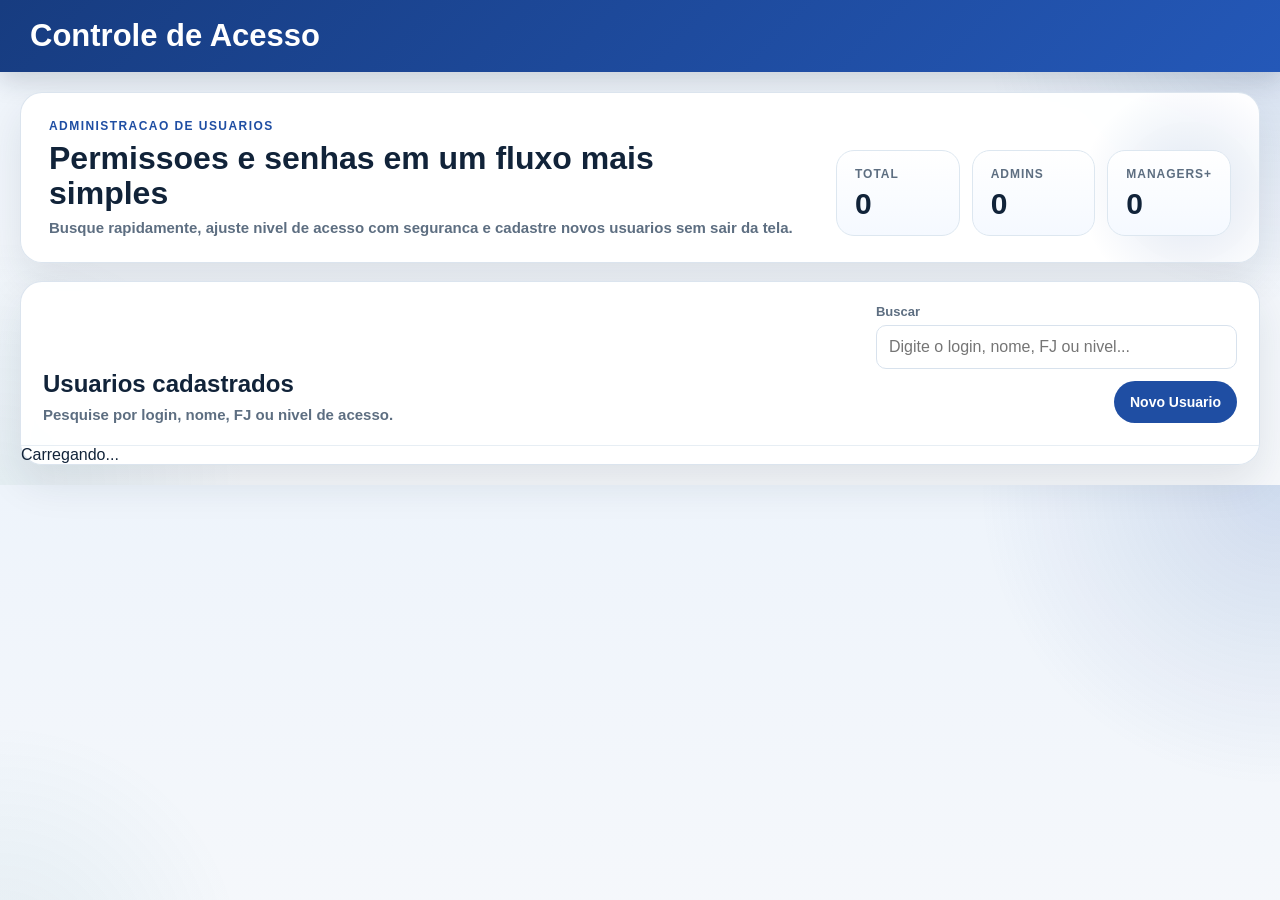
<file: TeamOps.UI/ui/access-control/index.html>
<!DOCTYPE html>
<html lang="pt-BR">
<head>
    <meta charset="UTF-8">
    <title>Controle de Acesso</title>
    <link rel="stylesheet" href="style.css">
</head>
<body>
    <div class="header-bar" data-i18n="headerBar">
        Controle de Acesso
    </div>

    <div class="page-shell">
        <section class="hero-card">
            <div class="hero-copy">
                <p class="eyebrow" data-i18n="eyebrow">Administracao de Usuarios</p>
                <h1 data-i18n="heroTitle">Permissoes e senhas em um fluxo mais simples</h1>
                <p class="hero-text" data-i18n="heroText">
                    Busque rapidamente, ajuste nivel de acesso com seguranca e cadastre novos usuarios sem sair da tela.
                </p>
            </div>

            <div class="metrics-strip">
                <div class="metric-card">
                    <span class="metric-label" data-i18n="metricTotal">Total</span>
                    <strong id="metricTotal">0</strong>
                </div>
                <div class="metric-card">
                    <span class="metric-label" data-i18n="metricAdmins">Admins</span>
                    <strong id="metricAdmins">0</strong>
                </div>
                <div class="metric-card">
                    <span class="metric-label" data-i18n="metricManagers">Managers+</span>
                    <strong id="metricManagers">0</strong>
                </div>
            </div>
        </section>

        <section class="table-card">
            <div class="panel-top">
                <div class="title-stack">
                    <h2 data-i18n="usersTitle">Usuarios cadastrados</h2>
                    <p data-i18n="usersSubtitle">Pesquise por login, nome, FJ ou nivel de acesso.</p>
                </div>

                <div class="header-actions">
                    <div class="search-group">
                        <label for="searchInput" data-i18n="searchLabel">Buscar</label>
                        <input id="searchInput" class="input" type="text" data-i18n-placeholder="searchPlaceholder" placeholder="Digite o login, nome, FJ ou nivel...">
                    </div>

                    <button id="btnHeaderNovo" type="button" class="btn-primary" data-i18n="newUser">Novo Usuario</button>
                    <button id="btnPermissionMatrix" type="button" class="btn-secondary hidden" data-i18n="permissionMatrix">Matriz de Permissoes</button>
                </div>
            </div>

            <div id="tableContainer" class="table-container">
                <span data-i18n="loading">Carregando...</span>
            </div>
        </section>
    </div>

    <div id="userModal" class="modal-shell hidden">
        <div id="userModalBackdrop" class="modal-backdrop"></div>
        <section class="modal-card modal-card-narrow">
            <div class="modal-top">
                <div class="title-stack">
                    <h2 id="userFormTitle">Novo Usuario</h2>
                    <p id="userFormSubtitle">Cadastre um novo usuario com o nivel de acesso correto.</p>
                </div>

                <button id="btnCloseUserModal" type="button" class="icon-close" data-i18n-aria-label="closeModalAria" aria-label="Fechar modal">X</button>
            </div>

            <div class="form-grid form-grid-2">
                <div class="form-group">
                    <label for="txtLogin" data-i18n="loginLabel">Login</label>
                    <input id="txtLogin" class="input" type="text" maxlength="40">
                </div>

                <div class="form-group">
                    <label for="cmbProfile" data-i18n="accessLevelLabel">Perfil de Acesso</label>
                    <select id="cmbProfile" class="input">
                        <option value="" data-i18n="selectPlaceholder">Selecione...</option>
                    </select>
                </div>

                <div class="form-group form-group-span-2">
                    <label for="txtName" data-i18n="nameLabel">Nome</label>
                    <input id="txtName" class="input" type="text" maxlength="120" data-i18n-placeholder="namePlaceholder" placeholder="Opcional, mas ajuda a localizar mais rapido">
                </div>

                <div class="form-group">
                    <label for="txtCodigoFJ">Codigo FJ</label>
                    <input id="txtCodigoFJ" class="input" type="text" maxlength="40" placeholder="Opcional para administracao pura">
                </div>

                <div class="form-group">
                    <label for="cmbReferenceNode">Referencia organizacional</label>
                    <select id="cmbReferenceNode" class="input"></select>
                </div>

                <div id="sectorAccessGroup" class="form-group form-group-span-2">
                    <label for="cmbSectorIds">Setores autorizados</label>
                    <select id="cmbSectorIds" class="input" multiple size="5"></select>
                </div>

                <div class="form-group form-group-span-2">
                    <label><input id="chkIsActive" type="checkbox" checked> Usuario ativo</label>
                </div>
            </div>

            <div id="createPasswordBlock" class="password-block">
                <div class="section-label" data-i18n="initialPassword">Senha inicial</div>
                <div class="form-grid form-grid-2">
                    <div class="form-group">
                        <label for="txtPassword" data-i18n="passwordLabel">Senha</label>
                        <input id="txtPassword" class="input" type="password" maxlength="120">
                    </div>

                    <div class="form-group">
                        <label for="txtConfirmPassword" data-i18n="confirmPasswordLabel">Confirmar Senha</label>
                        <input id="txtConfirmPassword" class="input" type="password" maxlength="120">
                    </div>
                </div>
            </div>

            <div class="modal-actions">
                <button id="btnCancelUserModal" type="button" class="btn-secondary" data-i18n="cancel">Cancelar</button>
                <button id="btnSaveUserModal" type="button" class="btn-primary">Cadastrar</button>
            </div>
        </section>
    </div>

    <div id="passwordModal" class="modal-shell hidden">
        <div id="passwordModalBackdrop" class="modal-backdrop"></div>
        <section class="modal-card modal-card-compact">
            <div class="modal-top">
                <div class="title-stack">
                    <h2 data-i18n="resetPasswordTitle">Redefinir Senha</h2>
                    <p id="passwordSubtitle">Defina uma nova senha para o usuario selecionado.</p>
                </div>

                <button id="btnClosePasswordModal" type="button" class="icon-close" data-i18n-aria-label="closeModalAria" aria-label="Fechar modal">X</button>
            </div>

            <div class="form-grid">
                <div class="form-group">
                    <label for="txtPasswordLogin" data-i18n="loginLabel">Login</label>
                    <input id="txtPasswordLogin" class="input" type="text" readonly>
                </div>

                <div class="form-group">
                    <label for="txtNewPassword" data-i18n="newPasswordLabel">Nova Senha</label>
                    <input id="txtNewPassword" class="input" type="password" maxlength="120">
                </div>

                <div class="form-group">
                    <label for="txtConfirmNewPassword" data-i18n="confirmNewPasswordLabel">Confirmar Nova Senha</label>
                    <input id="txtConfirmNewPassword" class="input" type="password" maxlength="120">
                </div>
            </div>

            <div class="modal-actions">
                <button id="btnCancelPasswordModal" type="button" class="btn-secondary" data-i18n="cancel">Cancelar</button>
                <button id="btnSavePasswordModal" type="button" class="btn-primary" data-i18n="saveNewPassword">Salvar Nova Senha</button>
            </div>
        </section>
    </div>

    <div id="permissionModal" class="modal-shell hidden">
        <div id="permissionModalBackdrop" class="modal-backdrop"></div>
        <section class="modal-card modal-card-permissions">
            <div class="modal-top">
                <div class="title-stack">
                    <h2 data-i18n="permissionMatrixTitle">Matriz de Permissoes</h2>
                    <p data-i18n="permissionMatrixSubtitle">Defina as acoes permitidas para cada perfil. O acesso continua limitado aos setores do usuario.</p>
                </div>
                <button id="btnClosePermissionModal" type="button" class="icon-close" data-i18n-aria-label="closeModalAria" aria-label="Fechar modal">X</button>
            </div>

            <div class="permission-toolbar">
                <div class="form-group">
                    <label for="cmbPermissionProfile" data-i18n="permissionProfile">Perfil</label>
                    <select id="cmbPermissionProfile" class="input"></select>
                </div>
                <p class="scope-note" data-i18n="permissionScopeNote">As permissoes funcionais abaixo são combinadas com a arvore e os setores atribuídos a cada usuário.</p>
            </div>

            <div id="permissionMatrixContainer" class="permission-matrix-container"></div>

            <div class="modal-actions">
                <button id="btnCancelPermissionModal" type="button" class="btn-secondary" data-i18n="cancel">Cancelar</button>
                <button id="btnSavePermissionMatrix" type="button" class="btn-primary" data-i18n="savePermissionMatrix">Salvar Permissoes</button>
            </div>
        </section>
    </div>

    <script src="app.js"></script>
</body>
</html>
</file>
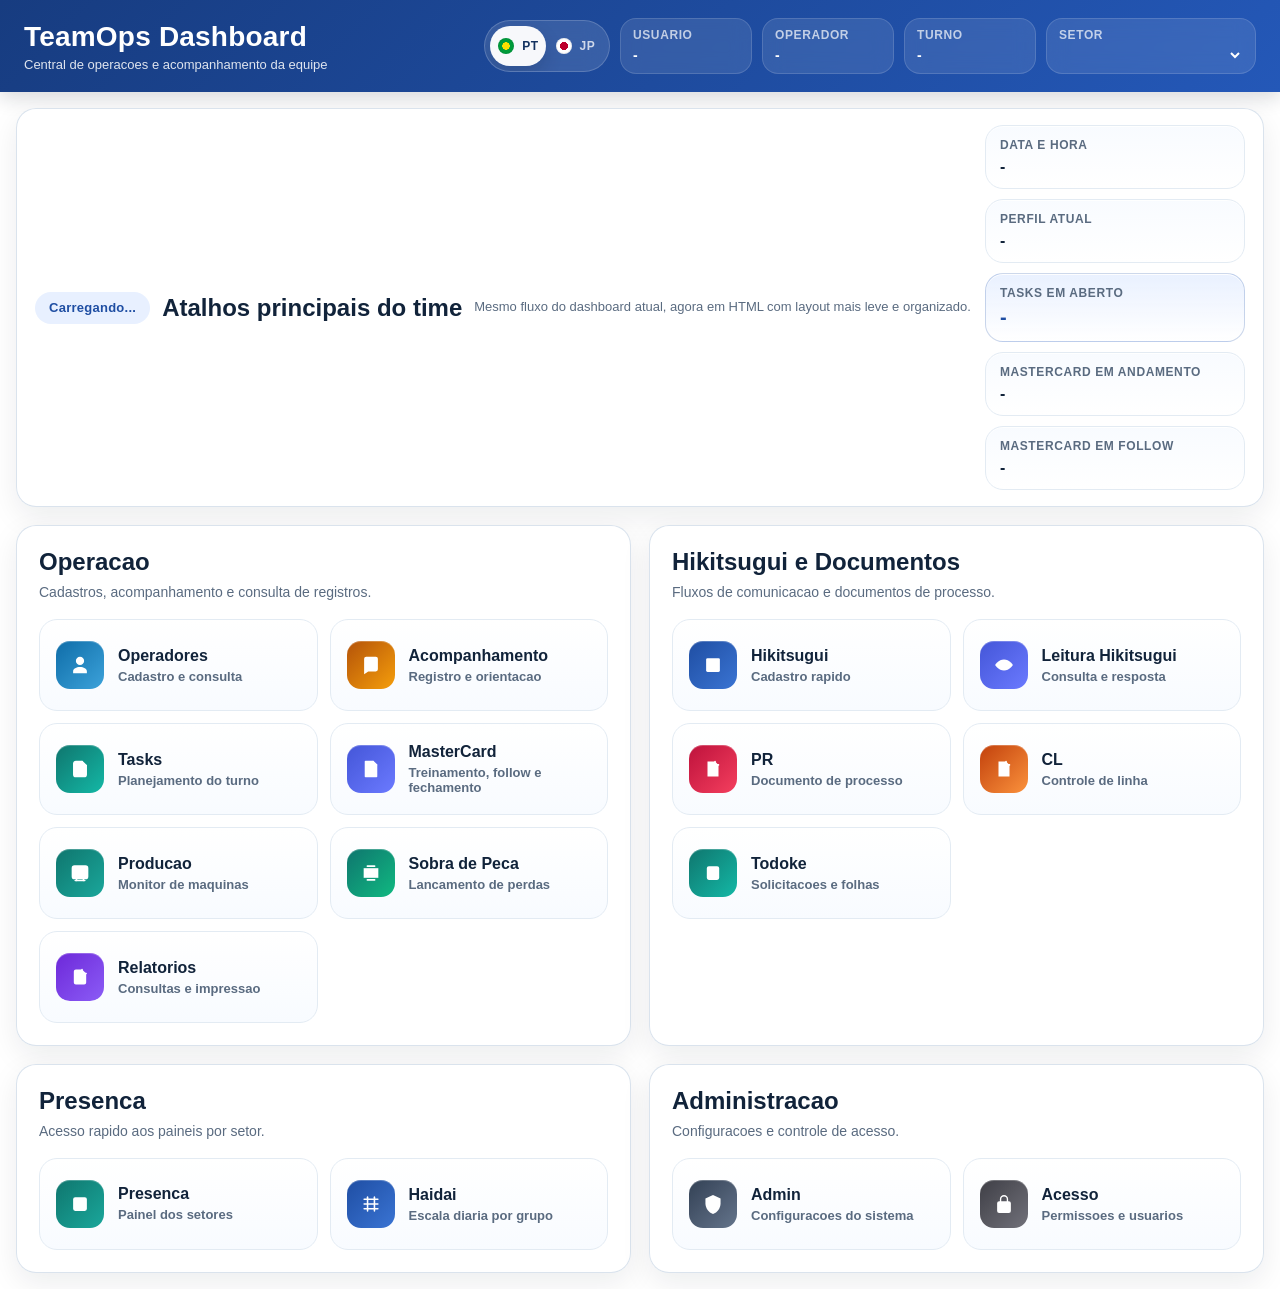
<file: TeamOps.UI/ui/dashboard/index.html>
<!DOCTYPE html>
<html lang="pt-BR">
<head>
    <meta charset="UTF-8">
    <title>TeamOps - Dashboard</title>
    <link rel="icon" href="../../Icon.ico">
    <link rel="stylesheet" href="style.css">
</head>
<body class="bg-gray-100">
    <header class="header-bar">
        <div class="header-copy">
            <h1 id="txtHeaderTitle">TeamOps Dashboard</h1>
            <p id="txtHeaderSubtitle">Central de operacoes e acompanhamento da equipe</p>
        </div>

        <div class="header-meta">
            <button id="btnLocaleToggle" class="locale-toggle locale-pt" type="button" aria-label="Alternar idioma">
                <span class="locale-track">
                    <span class="locale-thumb"></span>
                    <span class="locale-option locale-option-left">
                        <span class="locale-flag locale-flag-br" aria-hidden="true"></span>
                        <span>PT</span>
                    </span>
                    <span class="locale-option locale-option-right">
                        <span class="locale-flag locale-flag-jp" aria-hidden="true"></span>
                        <span>JP</span>
                    </span>
                </span>
            </button>

            <div class="meta-pill">
                <span id="txtMetaUser" class="meta-label">Usuario</span>
                <strong id="lblUser">-</strong>
            </div>

            <div class="meta-pill">
                <span id="txtMetaOperator" class="meta-label">Operador</span>
                <strong id="lblOperator">-</strong>
            </div>

            <div class="meta-pill">
                <span id="txtMetaShift" class="meta-label">Turno</span>
                <strong id="lblShift">-</strong>
            </div>

            <label class="meta-pill sector-context-pill" for="sectorContext">
                <span id="txtMetaSector" class="meta-label">Setor</span>
                <select id="sectorContext" aria-label="Setor atual"></select>
            </label>
        </div>
    </header>

    <main class="page-shell">
        <section class="hero-card">
            <div class="hero-copy">
                <span id="accessBadge" class="access-badge">Carregando...</span>
                <h2 id="txtHeroTitle">Atalhos principais do time</h2>
                <p id="txtHeroSubtitle">Mesmo fluxo do dashboard atual, agora em HTML com layout mais leve e organizado.</p>
            </div>

            <div class="hero-stats">
                <div class="stat-card">
                    <span id="txtStatDate" class="stat-label">Data e Hora</span>
                    <strong id="lblDate">-</strong>
                </div>

                <div class="stat-card">
                    <span id="txtStatProfile" class="stat-label">Perfil Atual</span>
                    <strong id="lblAccessLevel">-</strong>
                </div>

                <div class="stat-card stat-card-highlight">
                    <span id="txtStatTasks" class="stat-label">Tasks em Aberto</span>
                    <strong id="lblOpenTasks">-</strong>
                </div>

                <div class="stat-card">
                    <span id="txtStatMasterInProgress" class="stat-label">MasterCard em Andamento</span>
                    <strong id="lblMasterInProgress">-</strong>
                </div>

                <div class="stat-card">
                    <span id="txtStatMasterFollow" class="stat-label">MasterCard em Follow</span>
                    <strong id="lblMasterFollow">-</strong>
                </div>
            </div>
        </section>

        <section class="dashboard-grid">
            <article class="module-card" data-group>
                <div class="module-head">
                    <h3 id="txtGroupOpsTitle">Operacao</h3>
                    <p id="txtGroupOpsSubtitle">Cadastros, acompanhamento e consulta de registros.</p>
                </div>

                <div class="module-actions">
                    <button id="btnOperadores" class="action-tile" type="button" data-action="open:operadores">
                        <span class="tile-icon tile-icon-sky">
                            <svg viewBox="0 0 24 24" aria-hidden="true"><path d="M12 12a4.5 4.5 0 1 0-4.5-4.5A4.5 4.5 0 0 0 12 12Zm0 2.25c-4 0-7.5 2-7.5 4.5V21h15v-2.25c0-2.5-3.5-4.5-7.5-4.5Z"/></svg>
                        </span>
                        <span class="tile-copy">
                            <strong id="txtTileOperatorsTitle">Operadores</strong>
                            <small id="txtTileOperatorsSubtitle">Cadastro e consulta</small>
                        </span>
                    </button>

                    <button id="btnFollowUp" class="action-tile" type="button" data-action="open:followup">
                        <span class="tile-icon tile-icon-amber">
                            <svg viewBox="0 0 24 24" aria-hidden="true"><path d="M4.5 5.25A2.25 2.25 0 0 1 6.75 3h10.5a2.25 2.25 0 0 1 2.25 2.25v11.5A2.25 2.25 0 0 1 17.25 19H9l-4.5 3v-16.75Z"/><path d="M8 8.25h8M8 12h6" fill="none" stroke="currentColor" stroke-width="1.7" stroke-linecap="round"/></svg>
                        </span>
                        <span class="tile-copy">
                            <strong id="txtTileFollowTitle">Acompanhamento</strong>
                            <small id="txtTileFollowSubtitle">Registro e orientacao</small>
                        </span>
                    </button>

                    <button id="btnTasks" class="action-tile" type="button" data-action="open:tasks">
                        <span class="tile-icon tile-icon-teal">
                            <svg viewBox="0 0 24 24" aria-hidden="true" fill="none" stroke="currentColor" stroke-width="1.7" stroke-linecap="round" stroke-linejoin="round">
                                <path d="M7.5 3.75h6.75L18.75 8.25V18A2.25 2.25 0 0 1 16.5 20.25h-9A2.25 2.25 0 0 1 5.25 18V6A2.25 2.25 0 0 1 7.5 3.75Z"/>
                                <path d="M14.25 3.75V8.25H18.75"/>
                                <rect x="8.25" y="10" width="1.8" height="1.8" rx="0.4"/>
                                <rect x="8.25" y="13" width="1.8" height="1.8" rx="0.4"/>
                                <rect x="8.25" y="16" width="1.8" height="1.8" rx="0.4"/>
                                <path d="M11 10.9h4.5"/>
                                <path d="M11 13.9h4.5"/>
                                <path d="M11 16.9h4.5"/>
                                <path d="M8.5 13.9l0.6 0.6 1.2-1.2"/>
                            </svg>
                        </span>
                        <span class="tile-copy">
                            <strong id="txtTileTasksTitle">Tasks</strong>
                            <small id="txtTileTasksSubtitle">Planejamento do turno</small>
                        </span>
                    </button>

                    <button id="btnMasterCard" class="action-tile" type="button" data-action="open:mastercard">
                        <span class="tile-icon tile-icon-indigo">
                            <svg viewBox="0 0 24 24" aria-hidden="true" fill="none" stroke="currentColor" stroke-width="1.7" stroke-linecap="round" stroke-linejoin="round">
                                <path d="M6 3.75h8.25L18 7.5v12.75H6z"></path>
                                <path d="M14.25 3.75V7.5H18"></path>
                                <path d="M8.25 11.25h7.5"></path>
                                <path d="M8.25 15h5.25"></path>
                                <path d="M8.25 18.75h3"></path>
                            </svg>
                        </span>
                        <span class="tile-copy">
                            <strong id="txtTileMasterCardTitle">MasterCard</strong>
                            <small id="txtTileMasterCardSubtitle">Treinamento, follow e fechamento</small>
                        </span>
                    </button>

                    <button id="btnProduction" class="action-tile" type="button" data-action="open:production">
                        <span class="tile-icon tile-icon-cyan">
                            <svg viewBox="0 0 24 24" aria-hidden="true" fill="none" stroke="currentColor" stroke-width="1.7" stroke-linecap="round" stroke-linejoin="round">
                                <rect x="3.75" y="4.5" width="16.5" height="13.5" rx="2.25"></rect>
                                <path d="M8.25 18v2.25"></path>
                                <path d="M15.75 18v2.25"></path>
                                <path d="M6.75 20.25h10.5"></path>
                                <path d="M7.5 13.5 10.25 10.5 12.75 12.75 16.5 8.25"></path>
                            </svg>
                        </span>
                        <span class="tile-copy">
                            <strong id="txtTileProductionTitle">Producao</strong>
                            <small id="txtTileProductionSubtitle">Monitor de maquinas</small>
                        </span>
                    </button>

                    <button id="btnSobraDePeca" class="action-tile" type="button" data-action="open:sobradepeca">
                        <span class="tile-icon tile-icon-emerald">
                            <svg viewBox="0 0 24 24" aria-hidden="true"><path d="M4 6.75h16v10.5H4z"/><path d="M8 4.5h8M8 19.5h8" fill="none" stroke="currentColor" stroke-width="1.7" stroke-linecap="round"/></svg>
                        </span>
                        <span class="tile-copy">
                            <strong id="txtTileScrapTitle">Sobra de Peca</strong>
                            <small id="txtTileScrapSubtitle">Lancamento de perdas</small>
                        </span>
                    </button>

                    <button id="btnRelatorios" class="action-tile" type="button" data-action="open:relatorios">
                        <span class="tile-icon tile-icon-violet">
                            <svg viewBox="0 0 24 24" aria-hidden="true"><path d="M7.5 3.75h6.75L18.75 8.25V18A2.25 2.25 0 0 1 16.5 20.25h-9A2.25 2.25 0 0 1 5.25 18V6A2.25 2.25 0 0 1 7.5 3.75Z"/><path d="M14.25 3.75V8.25H18.75" fill="none" stroke="currentColor" stroke-width="1.6" stroke-linecap="round" stroke-linejoin="round"/><path d="M8.25 11.25h7.5M8.25 15h4.5" fill="none" stroke="currentColor" stroke-width="1.7" stroke-linecap="round"/><path d="M8.25 17.25v-3m2.5 3v-5.25m2.5 5.25v-2m2.5 2v-4.25" fill="none" stroke="currentColor" stroke-width="1.7" stroke-linecap="round"/></svg>
                        </span>
                        <span class="tile-copy">
                            <strong id="txtTileReportsTitle">Relatorios</strong>
                            <small id="txtTileReportsSubtitle">Consultas e impressao</small>
                        </span>
                    </button>
                </div>
            </article>

            <article class="module-card" data-group>
                <div class="module-head">
                    <h3 id="txtGroupDocsTitle">Hikitsugui e Documentos</h3>
                    <p id="txtGroupDocsSubtitle">Fluxos de comunicacao e documentos de processo.</p>
                </div>

                <div class="module-actions">
                    <button id="btnHikitsugui" class="action-tile" type="button" data-action="open:hikitsugui">
                        <span class="tile-icon tile-icon-blue">
                            <svg viewBox="0 0 24 24" aria-hidden="true"><path d="M6 4.5h12A1.5 1.5 0 0 1 19.5 6v12A1.5 1.5 0 0 1 18 19.5H6A1.5 1.5 0 0 1 4.5 18V6A1.5 1.5 0 0 1 6 4.5Z"/><path d="M8.25 8.25h7.5M8.25 12h7.5M8.25 15.75H12" fill="none" stroke="currentColor" stroke-width="1.7" stroke-linecap="round"/></svg>
                        </span>
                        <span class="tile-copy">
                            <strong id="txtTileHikiCreateTitle">Hikitsugui</strong>
                            <small id="txtTileHikiCreateSubtitle">Cadastro rapido</small>
                        </span>
                    </button>

                    <button id="btnHikitsuguiLeaderRead" class="action-tile" type="button" data-action="open:hikitsugui_read">
                        <span class="tile-icon tile-icon-indigo">
                            <svg viewBox="0 0 24 24" aria-hidden="true"><path d="M2.25 12s3.75-6 9.75-6 9.75 6 9.75 6-3.75 6-9.75 6S2.25 12 2.25 12Z"/><path d="M12 14.75A2.75 2.75 0 1 0 12 9.25a2.75 2.75 0 0 0 0 5.5Z"/></svg>
                        </span>
                        <span class="tile-copy">
                            <strong id="txtTileHikiReadTitle">Leitura Hikitsugui</strong>
                            <small id="txtTileHikiReadSubtitle">Consulta e resposta</small>
                        </span>
                    </button>

                    <button id="btnPR" class="action-tile" type="button" data-action="open:pr">
                        <span class="tile-icon tile-icon-rose">
                            <svg viewBox="0 0 24 24" aria-hidden="true"><path d="M6 3.75h8.25L18 7.5v12.75H6z"/><path d="M14.25 3.75V7.5H18M8.25 11.25h7.5M8.25 15h5.25" fill="none" stroke="currentColor" stroke-width="1.7" stroke-linecap="round"/></svg>
                        </span>
                        <span class="tile-copy">
                            <strong id="txtTilePrTitle">PR</strong>
                            <small id="txtTilePrSubtitle">Documento de processo</small>
                        </span>
                    </button>

                    <button id="btnCL" class="action-tile" type="button" data-action="open:cl">
                        <span class="tile-icon tile-icon-orange">
                            <svg viewBox="0 0 24 24" aria-hidden="true"><path d="M6 3.75h8.25L18 7.5v12.75H6z"/><path d="M14.25 3.75V7.5H18M8.25 11.25h7.5M8.25 15h7.5M8.25 18.75h4.5" fill="none" stroke="currentColor" stroke-width="1.7" stroke-linecap="round"/></svg>
                        </span>
                        <span class="tile-copy">
                            <strong id="txtTileClTitle">CL</strong>
                            <small id="txtTileClSubtitle">Controle de linha</small>
                        </span>
                    </button>

                    <button id="btnYukyu" class="action-tile" type="button" data-action="open:yukyu">
                        <span class="tile-icon tile-icon-teal">
                            <svg viewBox="0 0 24 24" aria-hidden="true"><path d="M7.5 4.5h9A2.25 2.25 0 0 1 18.75 6.75v10.5A2.25 2.25 0 0 1 16.5 19.5h-9a2.25 2.25 0 0 1-2.25-2.25V6.75A2.25 2.25 0 0 1 7.5 4.5Z"/><path d="M8.25 8.25h7.5M8.25 12h7.5M8.25 15.75h4.5" fill="none" stroke="currentColor" stroke-width="1.7" stroke-linecap="round"/></svg>
                        </span>
                        <span class="tile-copy">
                            <strong id="txtTileTodokeTitle">Todoke</strong>
                            <small id="txtTileTodokeSubtitle">Solicitacoes e folhas</small>
                        </span>
                    </button>
                </div>
            </article>

            <article class="module-card" data-group>
                <div class="module-head">
                    <h3 id="txtGroupPresenceTitle">Presenca</h3>
                    <p id="txtGroupPresenceSubtitle">Acesso rapido aos paineis por setor.</p>
                </div>

                <div class="module-actions">
                    <button id="btnPresenca" class="action-tile" type="button" data-action="open:presence">
                        <span class="tile-icon tile-icon-cyan">
                            <svg viewBox="0 0 24 24" aria-hidden="true"><path d="M4.5 6.75A2.25 2.25 0 0 1 6.75 4.5h10.5a2.25 2.25 0 0 1 2.25 2.25v10.5a2.25 2.25 0 0 1-2.25 2.25H6.75A2.25 2.25 0 0 1 4.5 17.25Z"/><path d="M8.25 8.25h7.5M8.25 12h7.5M8.25 15.75h4.5" fill="none" stroke="currentColor" stroke-width="1.7" stroke-linecap="round"/></svg>
                        </span>
                        <span class="tile-copy">
                            <strong id="txtTilePresenceTitle">Presenca</strong>
                            <small id="txtTilePresenceSubtitle">Painel dos setores</small>
                        </span>
                    </button>

                    <button id="btnHaidai" class="action-tile" type="button" data-action="open:haidai">
                        <span class="tile-icon tile-icon-blue">
                            <svg viewBox="0 0 24 24" aria-hidden="true" fill="none" stroke="currentColor" stroke-width="1.7" stroke-linecap="round" stroke-linejoin="round">
                                <path d="M4.5 6.75h15"></path>
                                <path d="M4.5 12h15"></path>
                                <path d="M4.5 17.25h15"></path>
                                <path d="M8.25 4.5v15"></path>
                                <path d="M15.75 4.5v15"></path>
                            </svg>
                        </span>
                        <span class="tile-copy">
                            <strong id="txtTileHaidaiTitle">Haidai</strong>
                            <small id="txtTileHaidaiSubtitle">Escala diaria por grupo</small>
                        </span>
                    </button>
                </div>
            </article>

            <article class="module-card" data-group>
                <div class="module-head">
                    <h3 id="txtGroupAdminTitle">Administracao</h3>
                    <p id="txtGroupAdminSubtitle">Configuracoes e controle de acesso.</p>
                </div>

                <div class="module-actions">
                    <button id="btnAdmin" class="action-tile" type="button" data-action="open:admin">
                        <span class="tile-icon tile-icon-slate">
                            <svg viewBox="0 0 24 24" aria-hidden="true"><path d="M12 2.25 3.75 6v5.25c0 5.3 3.6 10.23 8.25 11.63 4.65-1.4 8.25-6.33 8.25-11.63V6Z"/><path d="M9.75 12 11.25 13.5 14.75 10" fill="none" stroke="currentColor" stroke-width="1.7" stroke-linecap="round" stroke-linejoin="round"/></svg>
                        </span>
                        <span class="tile-copy">
                            <strong id="txtTileAdminTitle">Admin</strong>
                            <small id="txtTileAdminSubtitle">Configuracoes do sistema</small>
                        </span>
                    </button>

                    <button id="btnAccessControl" class="action-tile" type="button" data-action="open:accesscontrol">
                        <span class="tile-icon tile-icon-zinc">
                            <svg viewBox="0 0 24 24" aria-hidden="true"><path d="M12 2.25a4.5 4.5 0 0 0-4.5 4.5V9H6.75A2.25 2.25 0 0 0 4.5 11.25v8.25a2.25 2.25 0 0 0 2.25 2.25h10.5a2.25 2.25 0 0 0 2.25-2.25v-8.25A2.25 2.25 0 0 0 17.25 9H16.5V6.75A4.5 4.5 0 0 0 12 2.25Zm-3 6.75V6.75a3 3 0 0 1 6 0V9Z"/></svg>
                        </span>
                        <span class="tile-copy">
                            <strong id="txtTileAccessTitle">Acesso</strong>
                            <small id="txtTileAccessSubtitle">Permissoes e usuarios</small>
                        </span>
                    </button>
                </div>
            </article>
        </section>
    </main>

    <div id="pendingModal" class="modal-backdrop hidden" role="dialog" aria-modal="true" aria-labelledby="pendingModalTitle">
        <section class="pending-modal">
            <header class="pending-modal-head">
                <div>
                    <span id="txtPendingBadge" class="pending-badge">Pendencias do turno</span>
                    <h2 id="pendingModalTitle">Antes de iniciar</h2>
                    <p id="txtPendingSubtitle">Existem pendencias abertas no sistema para acompanhamento.</p>
                </div>
                <button id="btnClosePendingModal" class="modal-icon-button" type="button" aria-label="Fechar">
                    <svg viewBox="0 0 24 24" aria-hidden="true">
                        <path d="M6 6l12 12M18 6 6 18" fill="none" stroke="currentColor" stroke-width="2" stroke-linecap="round"/>
                    </svg>
                </button>
            </header>

            <div class="pending-summary">
                <article>
                    <span id="txtPendingTasksLabel">Tasks em aberto</span>
                    <strong id="modalTaskCount">0</strong>
                </article>
                <article>
                    <span id="txtPendingMasterLabel">MasterCard pendente</span>
                    <strong id="modalMasterCount">0</strong>
                </article>
            </div>

            <div class="pending-lists">
                <section>
                    <div class="pending-list-title">
                        <h3 id="txtPendingTasksTitle">Tasks</h3>
                        <button class="link-button" type="button" data-action="open:tasks" id="btnOpenTasksFromModal">Abrir</button>
                    </div>
                    <div id="pendingTasksList" class="pending-list"></div>
                </section>

                <section>
                    <div class="pending-list-title">
                        <h3 id="txtPendingMasterTitle">MasterCard</h3>
                        <button class="link-button" type="button" data-action="open:mastercard" id="btnOpenMasterFromModal">Abrir</button>
                    </div>
                    <div id="pendingMasterList" class="pending-list"></div>
                </section>
            </div>

            <footer class="pending-modal-actions">
                <button id="btnAcknowledgePending" class="ack-button" type="button">Estou ciente</button>
            </footer>
        </section>
    </div>

    <script src="app.js"></script>
</body>
</html>
</file>
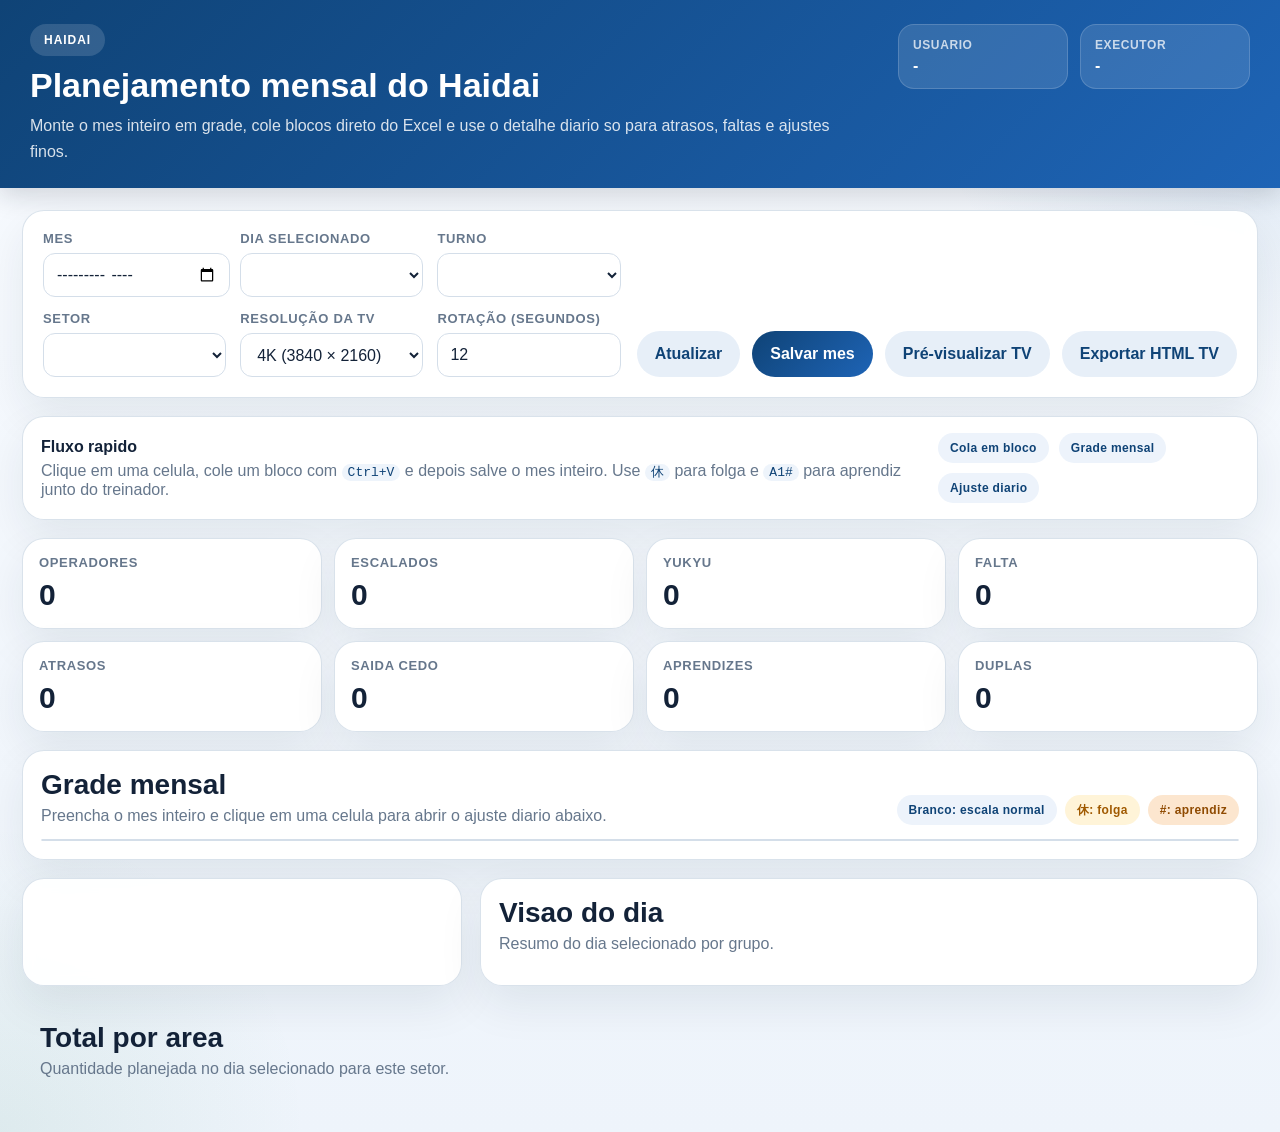
<file: TeamOps.UI/ui/haidai/index.html>
<!DOCTYPE html>
<html lang="pt-BR">
<head>
    <meta charset="UTF-8">
    <title>Haidai - TeamOps</title>
    <link rel="stylesheet" href="style.css">
</head>
<body>
    <header class="header-bar">
        <div class="header-copy">
            <span class="eyebrow">Haidai</span>
            <h1 id="txtTitle">Planejamento mensal do Haidai</h1>
            <p id="txtSubtitle">Monte o mes inteiro em grade, cole blocos direto do Excel e use o detalhe diario so para atrasos, faltas e ajustes finos.</p>
        </div>

        <div class="header-meta">
            <div class="meta-pill">
                <span class="meta-label">Usuario</span>
                <strong id="lblUser">-</strong>
            </div>
            <div class="meta-pill">
                <span class="meta-label">Executor</span>
                <strong id="lblOperator">-</strong>
            </div>
        </div>
    </header>

    <main class="page-shell">
        <section class="toolbar-card">
            <div class="toolbar-grid">
                <label class="field">
                    <span>Mes</span>
                    <input id="monthPicker" type="month">
                </label>

                <label class="field">
                    <span>Dia selecionado</span>
                    <select id="dayPicker"></select>
                </label>

                <label class="field">
                    <span>Turno</span>
                    <select id="shiftPicker"></select>
                </label>

                <label class="field">
                    <span>Setor</span>
                    <select id="sectorPicker"></select>
                </label>

                <label class="field">
                    <span>Resolução da TV</span>
                    <select id="resolutionPicker">
                        <option value="3840x2160">4K (3840 × 2160)</option>
                        <option value="1920x1080">Full HD (1920 × 1080)</option>
                    </select>
                </label>

                <label class="field">
                    <span>Rotação (segundos)</span>
                    <input id="rotationSeconds" type="number" min="5" max="300" value="12">
                </label>
            </div>

            <div class="toolbar-actions">
                <button id="btnRefresh" class="btn btn-secondary" type="button">Atualizar</button>
                <button id="btnSaveMonth" class="btn btn-primary" type="button">Salvar mes</button>
                <button id="btnPreview" class="btn btn-secondary" type="button">Pré-visualizar TV</button>
                <button id="btnExport" class="btn btn-secondary" type="button">Exportar HTML TV</button>
            </div>
        </section>

        <section class="hint-card">
            <div>
                <strong>Fluxo rapido</strong>
                <p>Clique em uma celula, cole um bloco com <code>Ctrl+V</code> e depois salve o mes inteiro. Use <code>休</code> para folga e <code>A1#</code> para aprendiz junto do treinador.</p>
            </div>
            <div class="hint-pills">
                <span class="hint-pill">Cola em bloco</span>
                <span class="hint-pill">Grade mensal</span>
                <span class="hint-pill">Ajuste diario</span>
            </div>
        </section>

        <section class="summary-grid" id="summaryGrid">
            <article class="summary-card">
                <span>Operadores</span>
                <strong id="sumOperators">0</strong>
            </article>
            <article class="summary-card">
                <span>Escalados</span>
                <strong id="sumAssigned">0</strong>
            </article>
            <article class="summary-card">
                <span>Yukyu</span>
                <strong id="sumYukyu">0</strong>
            </article>
            <article class="summary-card">
                <span>Falta</span>
                <strong id="sumFalta">0</strong>
            </article>
            <article class="summary-card">
                <span>Atrasos</span>
                <strong id="sumLate">0</strong>
            </article>
            <article class="summary-card">
                <span>Saida cedo</span>
                <strong id="sumEarlyLeave">0</strong>
            </article>
            <article class="summary-card">
                <span>Aprendizes</span>
                <strong id="sumTrainee">0</strong>
            </article>
            <article class="summary-card">
                <span>Duplas</span>
                <strong id="sumPairs">0</strong>
            </article>
        </section>

        <section id="notice" class="notice hidden"></section>

        <section class="planner-card">
            <div class="planner-head">
                <div>
                    <h2>Grade mensal</h2>
                    <p id="plannerMeta">Preencha o mes inteiro e clique em uma celula para abrir o ajuste diario abaixo.</p>
                </div>
                <div class="planner-legend">
                    <span class="legend-chip">Branco: escala normal</span>
                    <span class="legend-chip legend-off">休: folga</span>
                    <span class="legend-chip legend-trainee">#: aprendiz</span>
                </div>
            </div>
            <div class="planner-wrap">
                <table id="plannerTable" class="planner-table"></table>
            </div>
        </section>

        <section class="workspace-grid">
            <article class="detail-card" id="selectedDetailHost"></article>
            <article class="day-card">
                <div class="day-card-head">
                    <div>
                        <h2>Visao do dia</h2>
                        <p id="dayMeta">Resumo do dia selecionado por grupo.</p>
                    </div>
                </div>
                <div id="dayOverviewHost" class="day-overview"></div>
            </article>
        </section>

        <section class="area-totals-card">
            <div class="area-totals-head">
                <div>
                    <h2>Total por area</h2>
                    <p>Quantidade planejada no dia selecionado para este setor.</p>
                </div>
            </div>
            <div id="areaTotalsHost" class="area-totals-host"></div>
        </section>
    </main>

    <div id="loadingOverlay" class="loading-overlay hidden">
        <div class="loading-card">
            <div class="spinner"></div>
            <strong>Exportando Haidai...</strong>
        </div>
    </div>

    <div id="movementModal" class="modal-shell hidden">
        <div id="movementBackdrop" class="modal-backdrop"></div>
        <section class="modal-card movement-modal-card">
            <div class="modal-head">
                <div>
                    <h2 id="movementTitle">Registrar movimento</h2>
                    <p id="movementSubtitle">Informe horario, motivo e, se houver, selecione o substituto.</p>
                </div>
                <button id="btnCloseMovementModal" class="icon-button" type="button" aria-label="Fechar">×</button>
            </div>

            <div class="movement-grid">
                <label class="detail-field">
                    <span>Horario</span>
                    <input id="movementTime" type="time">
                    <small id="movementDateHint" class="field-help">A data real sera ajustada automaticamente conforme o turno.</small>
                </label>

                <label class="detail-field">
                    <span>Motivo</span>
                    <input id="movementReason" type="text" placeholder="Descreva o motivo">
                </label>

                <label class="detail-field movement-search-field">
                    <span>Substituto</span>
                    <input id="movementReplacementSearch" type="text" placeholder="Buscar por FJ ou nome">
                    <input id="movementReplacementCodigoFJ" type="hidden">
                    <div id="movementReplacementList" class="replacement-list"></div>
                </label>
            </div>

            <div class="modal-actions">
                <button id="btnCancelMovementModal" class="btn btn-secondary" type="button">Cancelar</button>
                <button id="btnConfirmMovementModal" class="btn btn-primary" type="button">Confirmar</button>
            </div>
        </section>
    </div>

    <script src="app.js"></script>
</body>
</html>
</file>
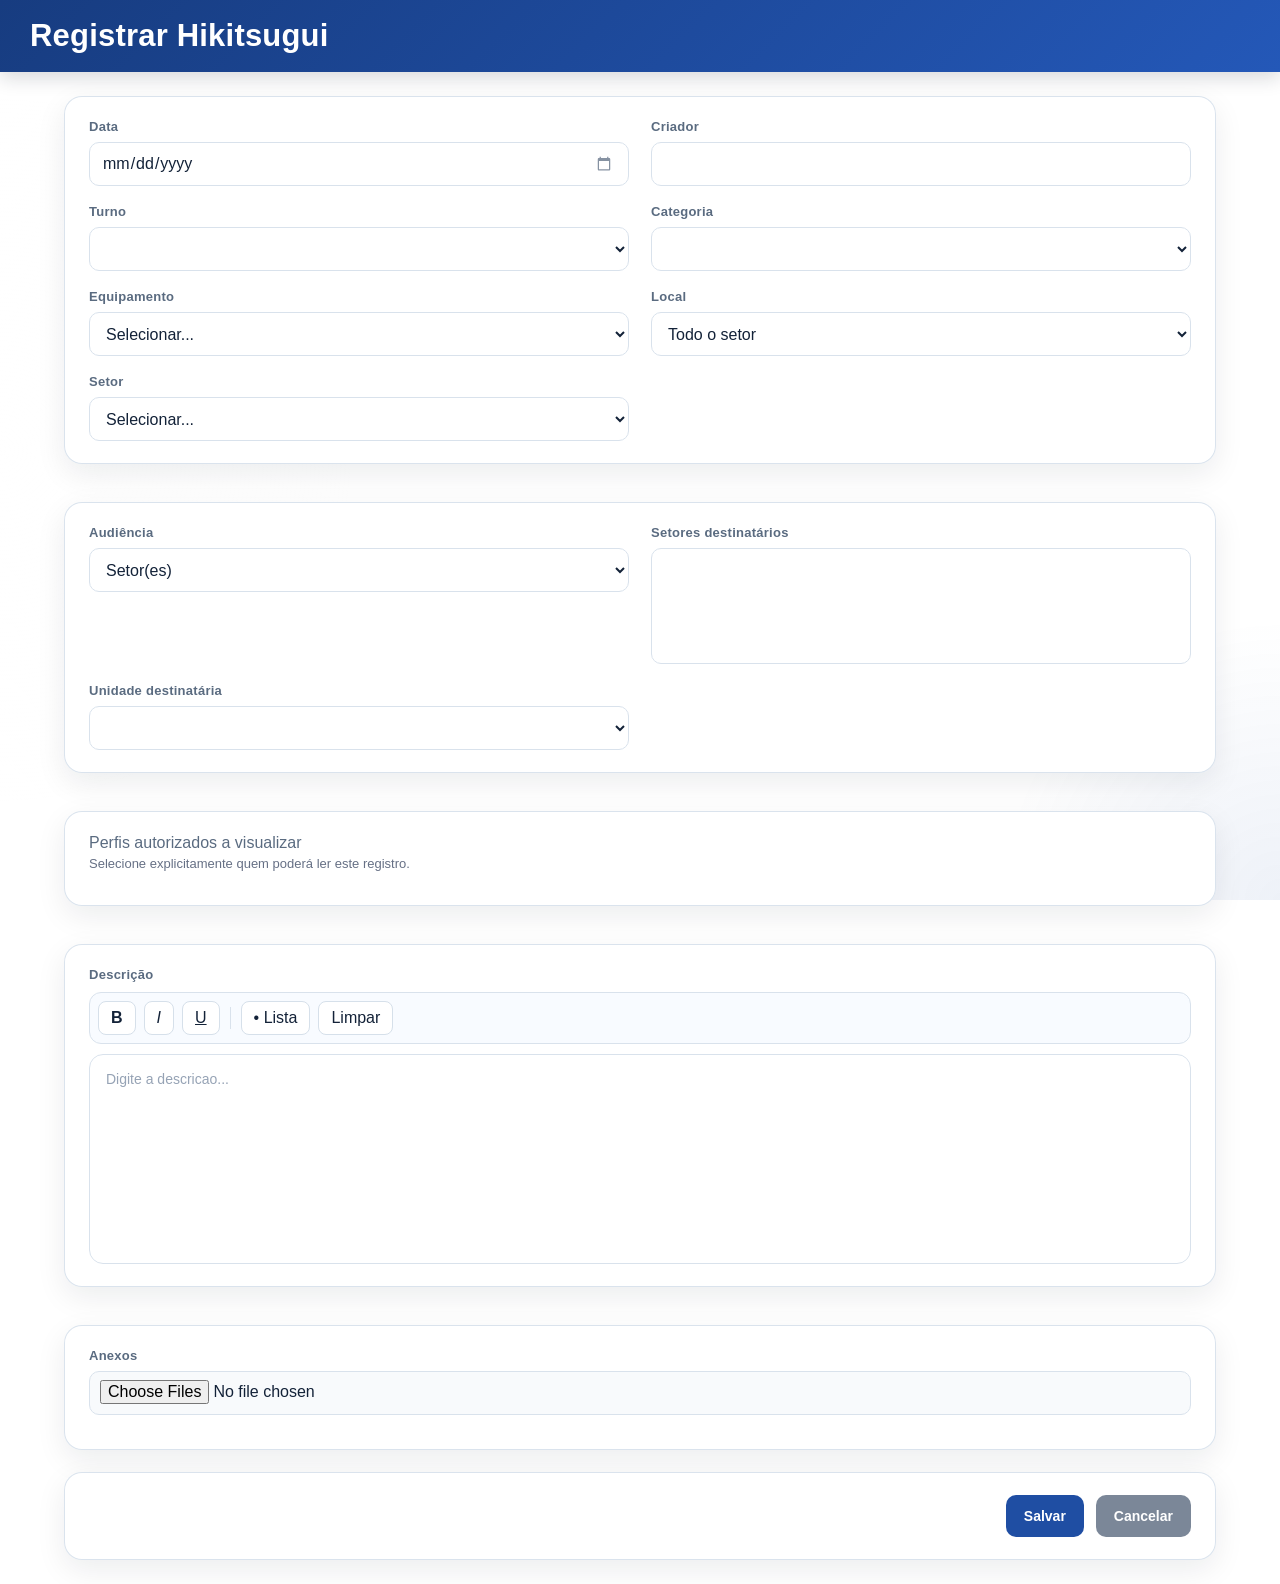
<file: TeamOps.UI/ui/hikitsugui-create/index.html>
﻿<!DOCTYPE html>
<html lang="pt-BR">
<head>
    <meta charset="UTF-8" />
    <title>Novo Hikitsugui</title>
    <link rel="stylesheet" href="style.css" />
</head>

<body class="bg-gray-100">

    <!-- =========================================================
         BARRA AZUL (padrão TeamOps)
    ========================================================= -->
    <div class="header-bar">
        <span id="txtHeaderTitle">Registrar Hikitsugui</span>
    </div>

    <!-- =========================================================
         FORMULÁRIO PRINCIPAL
    ========================================================= -->
    <div class="form-container">

        <!-- GRID 2 COLUNAS -->
        <div class="grid-2col">

            <div>
                <label id="txtDateLabel" class="text-gray-600">Data</label>
                <input id="txtDate" type="date" class="input"/>
            </div>

            <div>
                <label id="txtCreatorLabel" class="text-gray-600">Criador</label>
                <input id="txtCreator" type="text" class="input" readonly />
            </div>

            <div>
                <label id="txtShiftLabel" class="text-gray-600">Turno</label>
                <select id="shiftId" class="input"></select>
            </div>

            <div>
                <label id="txtCategoryLabel" class="text-gray-600">Categoria</label>
                <select id="categoryId" class="input"></select>
            </div>

            <div>
                <label id="txtEquipmentLabel" class="text-gray-600">Equipamento</label>
                <select id="equipId" class="input">
                    <option id="txtEquipPlaceholder" value="0">Selecionar...</option>
                </select>
            </div>

            <div>
                <label id="txtLocalLabel" class="text-gray-600">Local</label>
                <select id="localId" class="input">
                    <option id="txtLocalPlaceholder" value="0">Todo o setor</option>
                </select>
            </div>

            <div>
                <label id="txtSectorLabel" class="text-gray-600">Setor</label>
                <select id="sectorId" class="input">
                    <option id="txtSectorPlaceholder" value="0">Selecionar...</option>
                </select>
            </div>

        </div>

        <div class="grid-2col mt-4">
            <div>
                <label id="txtAudienceTypeLabel" class="text-gray-600">Audiência</label>
                <select id="audienceType" class="input">
                    <option id="txtAudienceSectorOption" value="sector">Setor(es)</option>
                    <option id="txtAudienceOrganizationOption" value="organization">Unidade organizacional</option>
                    <option id="txtAudienceGeneralOption" value="general">Toda a organização</option>
                </select>
            </div>

            <div id="audienceSectorsField">
                <label id="txtAudienceSectorsLabel" class="text-gray-600">Setores destinatários</label>
                <select id="audienceSectorIds" class="input" multiple></select>
            </div>

            <div id="audienceOrganizationField" hidden>
                <label id="txtAudienceOrganizationLabel" class="text-gray-600">Unidade destinatária</label>
                <select id="audienceOrganizationNodeId" class="input"></select>
            </div>
        </div>

        <div class="mt-4">
            <div class="audience-profile-heading">
                <label id="txtAudienceProfilesLabel" class="text-gray-600">Perfis autorizados a visualizar</label>
                <span id="txtAudienceProfilesHint">Selecione explicitamente quem poderá ler este registro.</span>
            </div>
            <div id="audienceProfiles" class="audience-profile-grid" role="group"></div>
        </div>

        <!-- =========================================================
        DESCRIÇÃO
        ========================================================= -->
        <div class="mt-4">
            <label id="txtDescriptionLabel" class="text-gray-600">Descrição</label>
        
            <!-- Toolbar -->
            <div class="editor-toolbar">
                <button type="button" data-cmd="bold"><b>B</b></button>
                <button type="button" data-cmd="italic"><i>I</i></button>
                <button type="button" data-cmd="underline"><u>U</u></button>
                <span class="separator"></span>
                <button type="button" id="btnBulletList" data-cmd="insertUnorderedList">• Lista</button>
                <button type="button" id="btnClearFormat">Limpar</button>
            </div>
        
            <!-- Editor HTML -->
            <div id="txtDescricao" class="editor" contenteditable="true"></div>
        </div>

        <!-- =========================================================
             ANEXOS
        ========================================================= -->
        <div class="mt-4">
            <label id="txtAttachmentsLabel" class="text-gray-600">Anexos</label>
            <input id="fileUpload" type="file" multiple class="input" />
            <ul id="fileList" class="file-list"></ul>
        </div>

        <!-- =========================================================
             BOTÕES
        ========================================================= -->
        <div class="flex justify-end gap-4 mt-4 pt-2">
            <button id="btnSalvar" class="btn-primary">Salvar</button>
            <button id="btnCancelar" class="btn-secondary">Cancelar</button>
        </div>

    </div>

    <script src="app.js"></script>
</body>
</html>
</file>
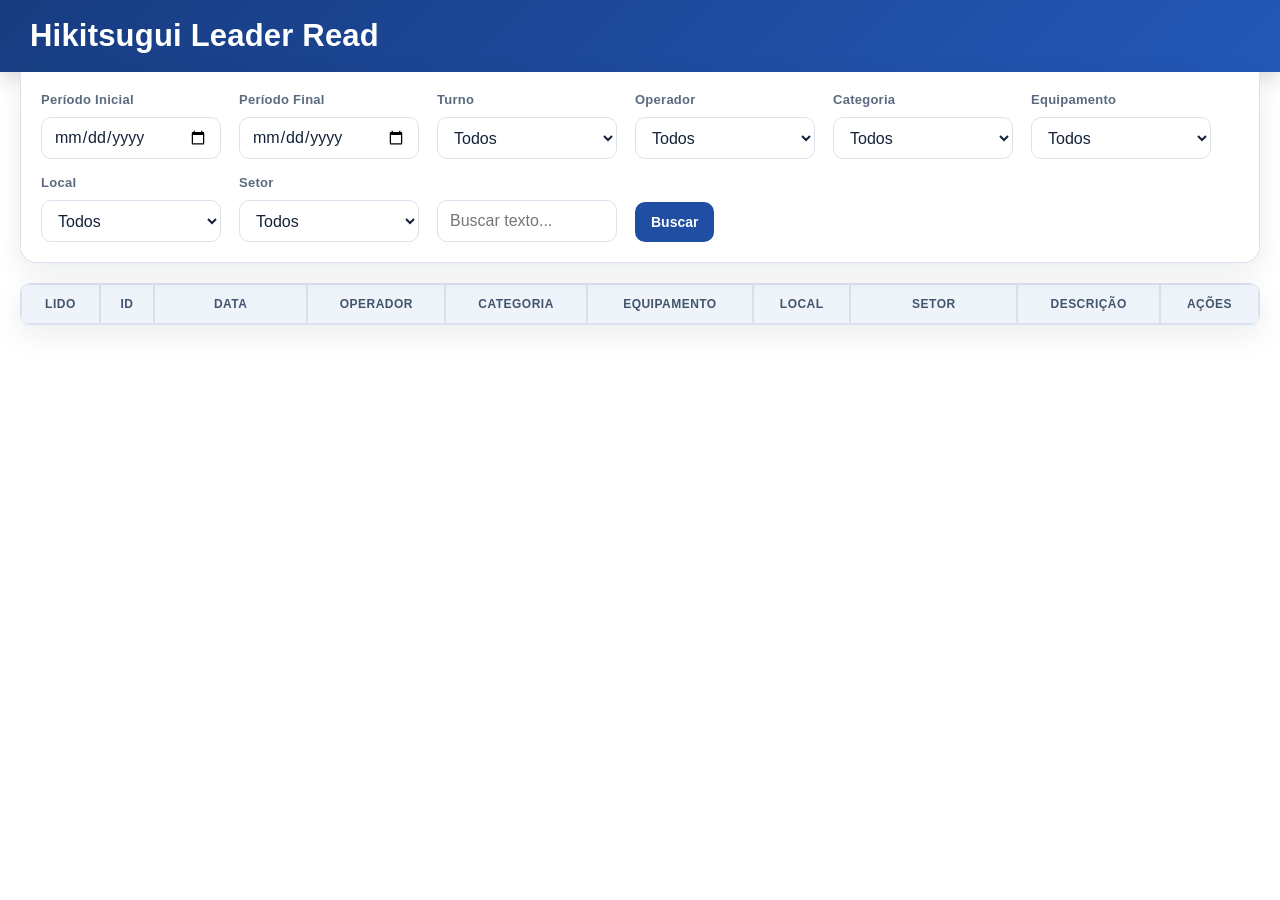
<file: TeamOps.UI/ui/hikitsugui-leader-read/index.html>
﻿<!DOCTYPE html>
<html lang="pt-BR">
<head>
    <meta charset="UTF-8" />
    <title>Hikitsugui Leader Read</title>
    <link rel="icon" href="../../Icon.ico" />
    <link rel="stylesheet" href="style.css" />
</head>

<body class="bg-gray-100">

    <!-- =========================================================
         BARRA AZUL (igual PaidLeave)
    ========================================================= -->
    <div class="header-bar">
        <span id="txtHeaderTitle">Hikitsugui Leader Read</span>
    </div>

    <!-- =========================================================
         FILTROS (container branco igual PaidLeave)
    ========================================================= -->
    <div class="filter-container">

        <div>
            <label id="txtDateFromLabel" class="text-gray-600">Período Inicial</label>
            <input type="date" id="dtInicial" class="input" />
        </div>

        <div>
            <label id="txtDateToLabel" class="text-gray-600">Período Final</label>
            <input type="date" id="dtFinal" class="input" />
        </div>

        <div>
            <label id="txtShiftLabel" class="text-gray-600">Turno</label>
            <select id="shiftId" class="input">
                <option id="txtShiftAll" value="0">Todos</option>
            </select>
        </div>

        <div>
            <label id="txtOperatorLabel" class="text-gray-600">Operador</label>
            <select id="operatorId" class="input">
                <option id="txtOperatorAll" value="0">Todos</option>
            </select>
        </div>

        <div>
            <label id="txtCategoryLabel" class="text-gray-600">Categoria</label>
            <select id="reasonId" class="input">
                <option id="txtCategoryAll" value="0">Todos</option>
            </select>
        </div>

        <div>
            <label id="txtEquipmentLabel" class="text-gray-600">Equipamento</label>
            <select id="equipId" class="input">
                <option id="txtEquipmentAll" value="0">Todos</option>
            </select>
        </div>

        <div>
            <label id="txtLocalLabel" class="text-gray-600">Local</label>
            <select id="localId" class="input">
                <option id="txtLocalAll" value="0">Todos</option>
            </select>
        </div>

        <div>
            <label id="txtSectorLabel" class="text-gray-600">Setor</label>
            <select id="sectorId" class="input">
                <option id="txtSectorAll" value="0">Todos</option>
            </select>
        </div>

        <input id="txtSearch" type="text" placeholder="Buscar texto..." class="input w-48">

        <button id="btnBuscar" class="btn-primary">Buscar</button>
    </div>

    <!-- =========================================================
         TABELA
    ========================================================= -->
    <div class="p-4">
        <table class="min-w-full border rounded shadow bg-white">
            <thead>
                <tr>
                    <th id="txtColRead" class="border p-2 text-center">Lido</th>
                    <th class="border p-2">ID</th>
                    <th id="txtColDate" class="border p-2 col-data">Data</th>
                    <th id="txtColOperator" class="border p-2">Operador</th>
                    <th id="txtColCategory" class="border p-2">Categoria</th>
                    <th id="txtColEquipment" class="border p-2">Equipamento</th>
                    <th id="txtColLocal" class="border p-2">Local</th>
                    <th id="txtColSector" class="border p-2 col-setor">Setor</th>
                    <th id="txtColDescription" class="border p-2">Descrição</th>
                    <th id="txtColActions" class="border p-2 text-center">Ações</th>
                </tr>
            </thead>
            <tbody id="tblHikitsugui"></tbody>
        </table>
    </div>

    <!-- =========================================================
         MODAL LEITURA
    ========================================================= -->
    <div id="modal" class="modal hidden">
        <div class="modal-content">

            <h2 id="txtReadModalTitle" class="mb-4">Detalhes do Hikitsugui</h2>

            <div id="modal-body" class="mb-4"></div>

            <label id="txtReplyLabel" class="text-gray-600 font-semibold">Responder</label>

            <div class="mb-4">
                <div class="editor-toolbar">
                    <button type="button" data-cmd="bold"><b>B</b></button>
                    <button type="button" data-cmd="italic"><i>I</i></button>
                    <button type="button" data-cmd="underline"><u>U</u></button>
                    <span class="separator"></span>
                    <button type="button" id="btnReplyList" data-cmd="insertUnorderedList">• Lista</button>
                    <button type="button" id="btnClearReplyFormat">Limpar</button>
                </div>

                <div id="replyEditor"
                     class="editor"
                     contenteditable="true"
                     data-placeholder="Responder..."></div>
            </div>

            <div class="flex justify-end gap-4">
                <button id="btnEnviarReply" class="btn-primary">Enviar Resposta</button>
                <button id="btnFecharModal" class="btn-secondary">Fechar</button>
            </div>

        </div>
    </div>

    <script src="app.js"></script>

    <!-- =========================================================
         MODAL DE EDIÇÃO
    ========================================================= -->
    <div id="modalEdit" class="modal hidden">
        <div class="modal-content modal-edit">

            <h2 id="txtEditModalTitle" class="modal-title">Editar Hikitsugui</h2>

            <div class="form-grid">
                <div class="form-group">
                    <label id="txtEditCategoryLabel">Categoria</label>
                    <select id="editCategoria" class="input"></select>
                </div>

                <div class="form-group">
                    <label id="txtEditEquipmentLabel">Equipamento</label>
                    <select id="editEquipamento" class="input"></select>
                </div>

                <div class="form-group">
                    <label id="txtEditLocalLabel">Local</label>
                    <select id="editLocal" class="input"></select>
                </div>

                <div class="form-group">
                    <label id="txtEditSectorLabel">Setor</label>
                    <select id="editSector" class="input"></select>
                </div>
            </div>

            <div class="form-grid mt-4">
                <div class="form-group">
                    <label id="txtEditAudienceTypeLabel">Audiência territorial</label>
                    <select id="editAudienceType" class="input">
                        <option value="sector">Setor(es)</option>
                        <option value="organization">Unidade organizacional</option>
                        <option value="general">Toda a organização</option>
                    </select>
                </div>
                <div id="editAudienceSectorsField" class="form-group">
                    <label id="txtEditAudienceSectorsLabel">Setores destinatários</label>
                    <select id="editAudienceSectorIds" class="input" multiple></select>
                </div>
                <div id="editAudienceOrganizationField" class="form-group hidden">
                    <label id="txtEditAudienceOrganizationLabel">Unidade destinatária</label>
                    <select id="editAudienceOrganizationNodeId" class="input"></select>
                </div>
            </div>

            <div class="form-group mt-4">
                <label id="txtEditAudienceProfilesLabel">Perfis autorizados a visualizar</label>
                <div id="editAudienceProfiles" class="audience-profile-grid" role="group"></div>
            </div>

            <div class="form-group mt-4">
                <label id="txtEditDescriptionLabel">Descrição</label>

                <div class="editor-toolbar edit-toolbar">
                    <button type="button" data-cmd="bold"><b>B</b></button>
                    <button type="button" data-cmd="italic"><i>I</i></button>
                    <button type="button" data-cmd="underline"><u>U</u></button>
                    <span class="separator"></span>
                    <button type="button" id="btnEditList" data-cmd="insertUnorderedList">• Lista</button>
                    <button type="button" id="btnClearEditFormat">Limpar</button>
                </div>

                <div id="editDescricao"
                     class="editor"
                     contenteditable="true"
                     data-placeholder="Descreva aqui..."></div>
            </div>

            <div class="mt-4">
                <label id="txtEditAttachmentsLabel" class="text-gray-600">Anexos</label>

                <input id="editFileUpload" type="file" multiple class="input" />

                <ul id="editExistingFiles" class="file-list"></ul>
                <ul id="editNewFiles" class="file-list"></ul>
            </div>

            <div class="modal-actions">
                <button id="btnSaveEdit" type="button" onclick="saveEdit()" class="btn-primary">Salvar</button>

                <button id="btnCancelEdit" type="button" onclick="closeEditModal()" class="btn-secondary">Cancelar</button>
            </div>

        </div>
    </div>
</body>
</html>
</file>
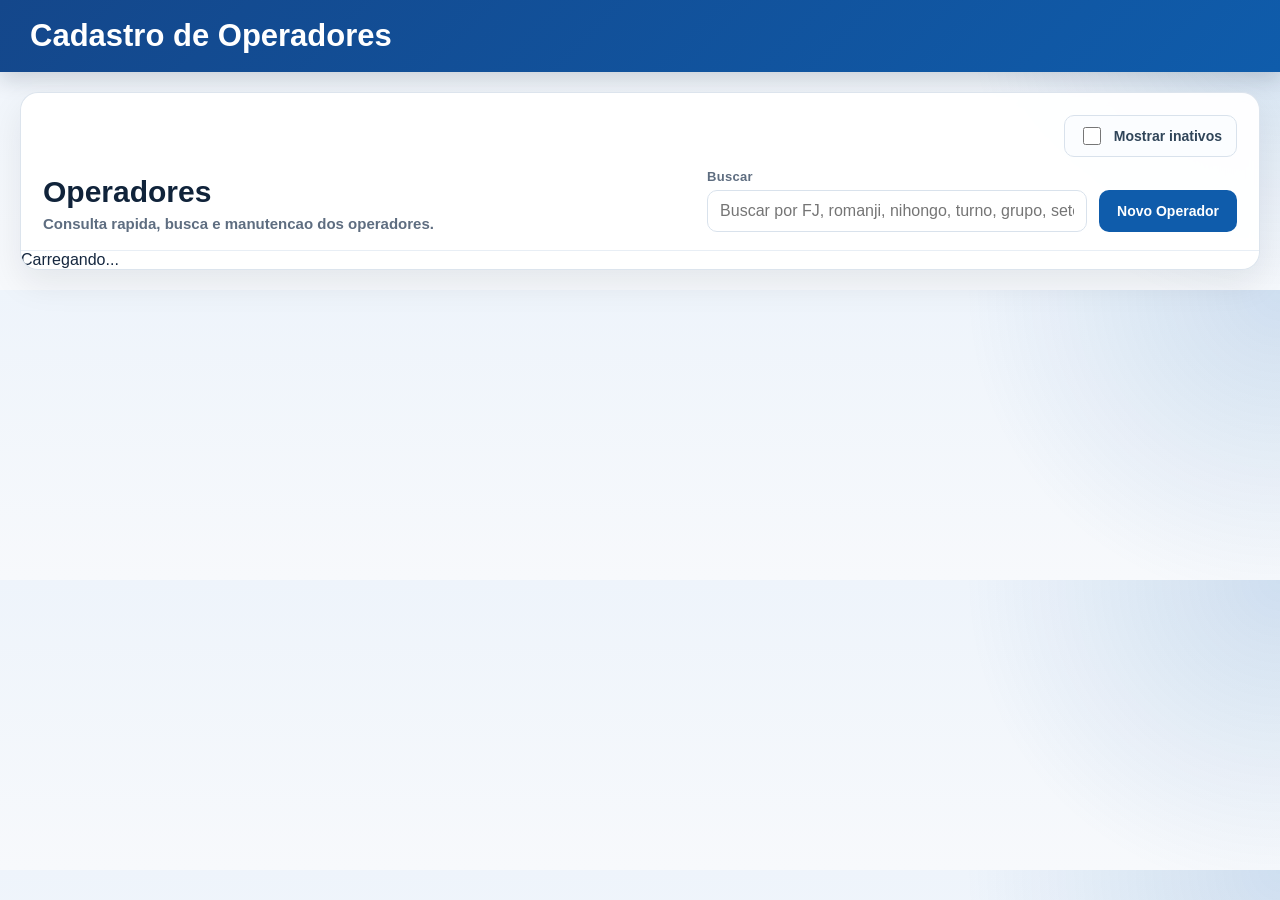
<file: TeamOps.UI/ui/operators/index.html>
<!DOCTYPE html>
<html lang="pt-BR">
<head>
    <meta charset="UTF-8">
    <title>Operadores</title>
    <link rel="stylesheet" href="style.css">
</head>
<body>
    <div class="header-bar" data-i18n="headerBar">
        Cadastro de Operadores
    </div>

    <div class="page-shell">
        <section class="table-card">
            <div class="panel-top">
                <div class="title-stack">
                    <h1 data-i18n="pageTitle">Operadores</h1>
                    <p data-i18n="pageSubtitle">Consulta rapida, busca e manutencao dos operadores.</p>
                </div>

                <div class="header-actions">
                    <label class="header-toggle" for="toggleShowInactive">
                        <input id="toggleShowInactive" type="checkbox">
                        <span data-i18n="showInactive">Mostrar inativos</span>
                    </label>

                    <div class="search-group">
                        <label for="searchInput" data-i18n="searchLabel">Buscar</label>
                        <input id="searchInput" class="input" type="text" data-i18n-placeholder="searchPlaceholder" placeholder="Buscar por FJ, romanji, nihongo, turno, grupo, setor ou telefone...">
                    </div>

                    <button id="btnHeaderNovo" type="button" class="btn-primary" data-i18n="newOperator">Novo Operador</button>
                </div>
            </div>

            <div id="tableContainer" class="table-container">
                <span data-i18n="loading">Carregando...</span>
            </div>
        </section>
    </div>

    <div id="operatorModal" class="modal-shell hidden">
        <div id="modalBackdrop" class="modal-backdrop"></div>
        <section class="modal-card">
            <div class="modal-top">
                <div class="title-stack">
                    <h2 id="formTitle">Novo Operador</h2>
                    <p id="formSubtitle">Preencha os dados para cadastrar um novo operador.</p>
                </div>

                <button id="btnCloseModal" type="button" class="icon-close" aria-label="Fechar modal">×</button>
            </div>

            <div class="form-grid">
                <div class="form-group">
                    <label for="txtCodigoFJ" data-i18n="labelCodigoFJ">Codigo FJ</label>
                    <input id="txtCodigoFJ" class="input" type="text" maxlength="20">
                </div>

                <div class="form-group">
                    <label for="txtRomanji" data-i18n="labelRomanji">Romanji</label>
                    <input id="txtRomanji" class="input" type="text" maxlength="120">
                </div>

                <div class="form-group">
                    <label for="txtNihongo" data-i18n="labelNihongo">Nihongo</label>
                    <input id="txtNihongo" class="input" type="text" maxlength="120">
                </div>

                <div class="form-group">
                    <label for="cmbShift" data-i18n="labelShift">Turno</label>
                    <select id="cmbShift" class="input">
                        <option value="" data-i18n="selectPlaceholder">Selecione...</option>
                    </select>
                </div>

                <div class="form-group">
                    <label for="cmbGroup" data-i18n="labelGroup">Grupo</label>
                    <select id="cmbGroup" class="input">
                        <option value="" data-i18n="selectPlaceholder">Selecione...</option>
                    </select>
                </div>

                <div class="form-group">
                    <label for="cmbSector" data-i18n="labelSector">Setor</label>
                    <select id="cmbSector" class="input">
                        <option value="" data-i18n="selectPlaceholder">Selecione...</option>
                    </select>
                </div>

                <div class="form-group">
                    <label for="cmbOperatorType" data-i18n="labelOperatorType">Tipo de operador</label>
                    <select id="cmbOperatorType" class="input">
                        <option value="Regular" data-i18n="operatorRegular">Regular</option>
                        <option value="Relief" data-i18n="operatorRelief">Relief (リリーフ)</option>
                    </select>
                </div>

                <div id="additionalSectorsGroup" class="form-group form-group-span-2 hidden">
                    <label for="cmbAdditionalSectors" data-i18n="labelAdditionalSectors">Setores adicionais</label>
                    <select id="cmbAdditionalSectors" class="input multi-select" multiple></select>
                    <small data-i18n="additionalSectorsHint">Use Ctrl para selecionar mais de um setor.</small>
                </div>

                <div class="form-group">
                    <label for="dtStart" data-i18n="labelStart">Data de Inicio</label>
                    <input id="dtStart" class="input" type="date">
                </div>

                <div class="form-group">
                    <label for="dtEnd" data-i18n="labelEnd">Data de Termino</label>
                    <input id="dtEnd" class="input" type="date" disabled>
                </div>

                <div class="form-group">
                    <label for="dtNascimento" data-i18n="labelBirth">Nascimento</label>
                    <input id="dtNascimento" class="input" type="date">
                </div>

                <div class="form-group">
                    <label for="txtTelefone" data-i18n="labelPhone">Telefone</label>
                    <input id="txtTelefone" class="input" type="text" maxlength="50">
                </div>

                <div class="form-group form-group-span-2">
                    <label for="txtEndereco" data-i18n="labelAddress">Endereco</label>
                    <input id="txtEndereco" class="input" type="text" maxlength="250">
                </div>
            </div>

            <div class="toggle-grid">
                <label class="toggle-item">
                    <input id="chkHasEnd" type="checkbox">
                    <span data-i18n="hasEndDate">Tem data de termino</span>
                </label>

                <label class="toggle-item">
                    <input id="chkTrainer" type="checkbox">
                    <span data-i18n="trainer">Trainer</span>
                </label>

                <label class="toggle-item">
                    <input id="chkStatus" type="checkbox" checked>
                    <span data-i18n="status">Ativo</span>
                </label>

                <label class="toggle-item">
                    <input id="chkIsLeader" type="checkbox">
                    <span data-i18n="leader">Lider</span>
                </label>
            </div>

            <div class="modal-actions">
                <button id="btnCancelarModal" type="button" class="btn-secondary" data-i18n="cancel">Cancelar</button>
                <button id="btnSalvarModal" type="button" class="btn-primary" data-i18n="save">Salvar</button>
            </div>
        </section>
    </div>

    <script src="app.js"></script>
</body>
</html>
</file>
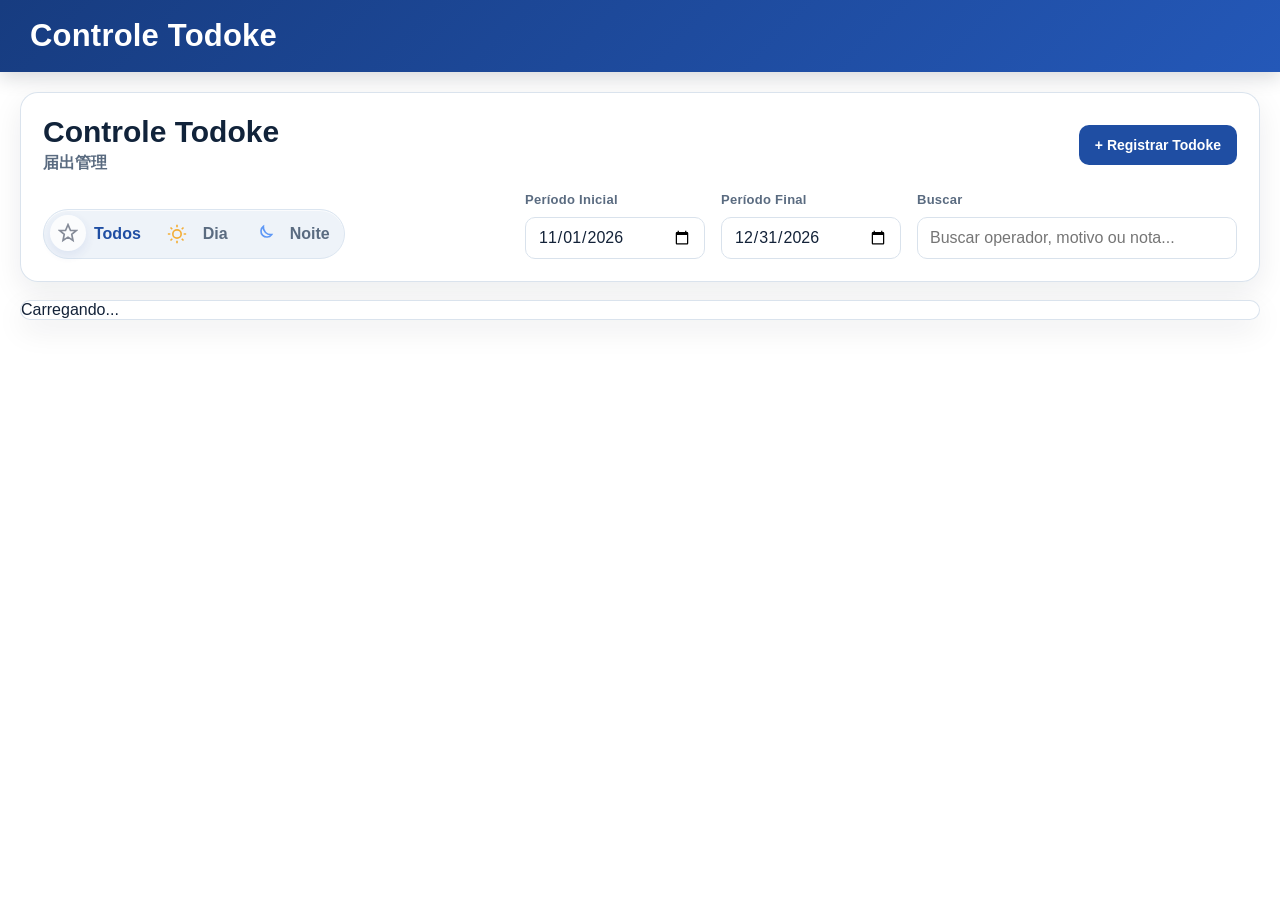
<file: TeamOps.UI/ui/paidleave/index.html>
<!DOCTYPE html>
<html lang="pt-BR">
<head>
    <meta charset="UTF-8">
    <title>Controle Todoke | 届出管理</title>
    <link href="style.css" rel="stylesheet">
</head>

<body class="bg-gray-100">

    <div id="tooltip" class="tooltip hidden">
        <div id="tooltipContent"></div>
    </div>

    <div class="header-bar">
        Controle Todoke
    </div>

    <div class="page-shell">
        <section class="panel-card">
            <div class="panel-top">
                <div class="title-stack">
                    <h1>Controle Todoke</h1>
                    <p>届出管理</p>
                </div>

                <button id="btnAdd" class="btn-primary btn-add">+ Registrar Todoke</button>
            </div>

            <div class="filter-bar">
                <div class="shift-group" aria-label="Filtro por turno">
                    <label class="shift-option">
                        <input type="radio" name="shiftFilter" value="0" checked>
                        <span class="icon icon-all"></span>
                        <span>Todos</span>
                    </label>

                    <label class="shift-option">
                        <input type="radio" name="shiftFilter" value="1">
                        <span class="icon icon-day"></span>
                        <span>Dia</span>
                    </label>

                    <label class="shift-option">
                        <input type="radio" name="shiftFilter" value="2">
                        <span class="icon icon-night"></span>
                        <span>Noite</span>
                    </label>
                </div>

                <div class="filter-fields">
                    <div class="filter-field">
                        <label for="startDate">Período Inicial</label>
                        <input id="startDate" class="input" type="date">
                    </div>

                    <div class="filter-field">
                        <label for="endDate">Período Final</label>
                        <input id="endDate" class="input" type="date">
                    </div>

                    <div class="filter-field filter-search">
                        <label for="searchInput">Buscar</label>
                        <input
                            id="searchInput"
                            class="input"
                            type="text"
                            placeholder="Buscar operador, motivo ou nota...">
                    </div>
                </div>
            </div>
        </section>

        <section class="table-card">
            <div id="tableContainer" class="table-container">
                Carregando...
            </div>
        </section>
    </div>

    <div id="modalRequest" class="modal hidden">
        <div class="modal-content modal-request">
            <div class="modal-heading">
                <h2 id="modalTitle">Adicionar solicitação de yukyu</h2>
                <p id="modalSubtitle">Preencha os dados do registro.</p>
            </div>

            <input id="requestId" type="hidden">

            <div class="form-group autocomplete-group">
                <label for="opSearch">Operador</label>
                <input id="opSearch" class="input" type="text" placeholder="Digite nome ou FJ...">
                <div id="opSuggestions" class="suggestions hidden"></div>
                <input id="opCodigoFJ" type="hidden">
            </div>

            <div class="form-grid">
                <div class="form-group">
                    <label for="reqDate">Data Solicitação</label>
                    <input id="reqDate" class="input" type="date">
                </div>

                <div class="form-group">
                    <label for="motivoId">Motivo</label>
                    <select id="motivoId" class="input">
                        <option value="">Selecione...</option>
                    </select>
                </div>
            </div>

            <div class="form-group">
                <label for="notes">Notas</label>
                <textarea id="notes" class="input textarea" rows="4" placeholder="Observações do pedido..."></textarea>
            </div>

            <div class="modal-actions">
                <button id="btnCancelModal" type="button" class="btn-secondary">Cancelar</button>
                <button id="btnSaveModal" type="button" class="btn-primary">Salvar</button>
            </div>
        </div>
    </div>

    <script src="app.js"></script>
</body>
</html>
</file>
<file: TeamOps.UI/ui/access-control/style.css>
:root {
    --color-ink: #112339;
    --color-muted: #5d6e81;
    --color-surface: rgba(255, 255, 255, 0.96);
    --color-border: #d8e2ed;
    --color-border-strong: #bfd0e0;
    --color-primary: #1f4ea3;
    --color-primary-hover: #2a63c8;
    --color-secondary: #6b7a8d;
    --color-secondary-hover: #586779;
    --shadow-soft: 0 18px 42px rgba(17, 35, 57, 0.1);
    --radius-lg: 22px;
    --radius-md: 14px;
    --radius-sm: 10px;
    --transition-fast: 0.18s ease;
}

* {
    box-sizing: border-box;
}

body {
    margin: 0;
    color: var(--color-ink);
    font-family: "Segoe UI", Tahoma, Geneva, Verdana, sans-serif;
    background:
        radial-gradient(circle at top right, rgba(31, 78, 163, 0.15), transparent 22%),
        radial-gradient(circle at bottom left, rgba(14, 116, 144, 0.08), transparent 18%),
        linear-gradient(180deg, #eef4fb 0%, #f6f8fb 100%);
}

button,
input,
select {
    font: inherit;
}

.header-bar {
    width: 100%;
    padding: 18px 30px;
    color: #fff;
    font-size: 31px;
    font-weight: 700;
    background: linear-gradient(135deg, #173c80 0%, #2458b8 100%);
    box-shadow: 0 10px 24px rgba(17, 35, 57, 0.16);
}

.page-shell {
    padding: 20px;
    display: flex;
    flex-direction: column;
    gap: 18px;
}

.hero-card,
.table-card {
    background: var(--color-surface);
    border: 1px solid rgba(216, 226, 237, 0.92);
    border-radius: var(--radius-lg);
    box-shadow: var(--shadow-soft);
    backdrop-filter: blur(6px);
}

.hero-card {
    padding: 26px 28px;
    display: flex;
    justify-content: space-between;
    align-items: flex-end;
    gap: 18px;
    overflow: hidden;
    position: relative;
}

.hero-card::after {
    content: "";
    position: absolute;
    inset: auto -40px -40px auto;
    width: 220px;
    height: 220px;
    border-radius: 999px;
    background: radial-gradient(circle, rgba(31, 78, 163, 0.14) 0%, rgba(31, 78, 163, 0) 70%);
    pointer-events: none;
}

.eyebrow {
    margin: 0 0 8px;
    font-size: 12px;
    font-weight: 800;
    letter-spacing: 0.12em;
    text-transform: uppercase;
    color: #1f4ea3;
}

.hero-copy h1,
.title-stack h2 {
    margin: 0;
}

.hero-copy h1 {
    max-width: 720px;
    font-size: 32px;
    line-height: 1.1;
}

.hero-text,
.title-stack p {
    margin: 8px 0 0;
    color: var(--color-muted);
    font-size: 15px;
    font-weight: 600;
}

.metrics-strip {
    display: grid;
    grid-template-columns: repeat(3, minmax(120px, 1fr));
    gap: 12px;
    min-width: 360px;
    position: relative;
    z-index: 1;
}

.metric-card {
    padding: 16px 18px;
    border-radius: 18px;
    background: linear-gradient(180deg, #ffffff 0%, #f5f9ff 100%);
    border: 1px solid #dde7f0;
}

.metric-label {
    display: block;
    color: var(--color-muted);
    font-size: 12px;
    font-weight: 700;
    text-transform: uppercase;
    letter-spacing: 0.08em;
}

.metric-card strong {
    display: block;
    margin-top: 8px;
    font-size: 30px;
    line-height: 1;
}

.panel-top {
    display: flex;
    justify-content: space-between;
    align-items: flex-end;
    gap: 16px;
    padding: 22px;
    border-bottom: 1px solid #e7eef4;
}

.header-actions {
    display: flex;
    align-items: flex-end;
    gap: 12px;
    flex-wrap: wrap;
    justify-content: flex-end;
}

.search-group {
    min-width: min(420px, 100%);
}

.search-group label,
.form-group label {
    display: block;
    margin-bottom: 6px;
    color: var(--color-muted);
    font-size: 13px;
    font-weight: 700;
}

.input {
    width: 100%;
    min-height: 44px;
    padding: 10px 12px;
    border: 1px solid var(--color-border);
    border-radius: var(--radius-sm);
    background: #fff;
    color: var(--color-ink);
    transition:
        border-color var(--transition-fast),
        box-shadow var(--transition-fast),
        background-color var(--transition-fast);
}

.input:hover {
    border-color: var(--color-border-strong);
}

.input:focus {
    outline: none;
    border-color: var(--color-primary);
    box-shadow: 0 0 0 4px rgba(42, 99, 200, 0.14);
}

.input[readonly],
.input:disabled {
    background: #f6f9fc;
    color: #627386;
}

.table-container {
    max-height: 600px;
    overflow: auto;
}

table {
    width: 100%;
    border-collapse: separate;
    border-spacing: 0;
}

thead th {
    padding: 14px 12px;
    background: #eff4fa;
    color: #3f5668;
    font-size: 12px;
    font-weight: 800;
    text-transform: uppercase;
    letter-spacing: 0.04em;
    border-bottom: 1px solid var(--color-border);
    position: sticky;
    top: 0;
    z-index: 1;
    white-space: nowrap;
}

tbody td {
    padding: 13px 12px;
    font-size: 14px;
    border-bottom: 1px solid #ebf0f5;
    background: rgba(255, 255, 255, 0.92);
    vertical-align: middle;
}

tbody tr:hover td {
    background: #f8fbff;
}

tbody tr.is-selected td {
    background: #eef5ff;
}

tbody tr:last-child td {
    border-bottom: none;
}

.actions-cell {
    white-space: nowrap;
}

.row-btn,
.btn-primary,
.btn-secondary {
    min-height: 42px;
    padding: 0 16px;
    border: none;
    border-radius: 999px;
    color: #fff;
    cursor: pointer;
    font-size: 14px;
    font-weight: 700;
    transition:
        transform var(--transition-fast),
        box-shadow var(--transition-fast),
        background-color var(--transition-fast);
}

.row-btn {
    min-height: 34px;
    padding: 0 12px;
    font-size: 12px;
}

.row-btn:hover,
.btn-primary:hover,
.btn-secondary:hover {
    transform: translateY(-1px);
}

.row-btn-edit {
    background: #1f4ea3;
    margin-right: 8px;
}

.row-btn-password {
    background: #4456d8;
}

.btn-primary {
    background: var(--color-primary);
}

.btn-primary:hover {
    background: var(--color-primary-hover);
    box-shadow: 0 12px 24px rgba(31, 78, 163, 0.2);
}

.btn-secondary {
    background: var(--color-secondary);
}

.btn-secondary:hover {
    background: var(--color-secondary-hover);
}

.access-pill {
    display: inline-flex;
    align-items: center;
    justify-content: center;
    min-width: 84px;
    min-height: 30px;
    padding: 0 12px;
    border-radius: 999px;
    font-size: 12px;
    font-weight: 800;
}

.access-basic {
    background: rgba(107, 122, 141, 0.14);
    color: #5f6f82;
}

.access-kl {
    background: rgba(31, 78, 163, 0.12);
    color: #1f4ea3;
}

.access-gl {
    background: rgba(42, 99, 200, 0.14);
    color: #2a63c8;
}

.access-manager {
    background: rgba(240, 168, 74, 0.18);
    color: #b16a06;
}

.access-admin {
    background: rgba(181, 54, 89, 0.14);
    color: #a5284b;
}

.empty-state {
    padding: 32px 22px;
    color: var(--color-muted);
    text-align: center;
}

.hidden {
    display: none !important;
}

.modal-shell {
    position: fixed;
    inset: 0;
    z-index: 50;
    display: flex;
    align-items: center;
    justify-content: center;
    padding: 24px;
}

.modal-backdrop {
    position: absolute;
    inset: 0;
    background: rgba(10, 18, 30, 0.5);
    backdrop-filter: blur(4px);
}

.modal-card {
    position: relative;
    z-index: 1;
    width: min(920px, 100%);
    max-height: calc(100vh - 48px);
    overflow: auto;
    padding: 24px;
    border-radius: 24px;
    background: rgba(255, 255, 255, 0.98);
    border: 1px solid rgba(216, 226, 237, 0.92);
    box-shadow: 0 28px 64px rgba(17, 35, 57, 0.24);
}

.modal-card-narrow {
    width: min(760px, 100%);
}

.modal-card-compact {
    width: min(640px, 100%);
}

.modal-card-permissions {
    width: min(1240px, 100%);
}

.modal-top {
    display: flex;
    justify-content: space-between;
    align-items: flex-start;
    gap: 16px;
}

.icon-close {
    width: 42px;
    height: 42px;
    border: none;
    border-radius: 999px;
    background: #eef3f8;
    color: #3c5167;
    font-size: 16px;
    font-weight: 800;
    cursor: pointer;
    transition:
        transform var(--transition-fast),
        background-color var(--transition-fast);
}

.icon-close:hover {
    transform: scale(1.04);
    background: #dfe8f2;
}

.form-grid {
    display: grid;
    grid-template-columns: 1fr;
    gap: 16px 18px;
    margin-top: 20px;
}

.form-grid-2 {
    grid-template-columns: repeat(2, minmax(0, 1fr));
}

.form-group-span-2 {
    grid-column: span 2;
}

.password-block {
    margin-top: 22px;
    padding: 18px;
    border: 1px solid #e2eaf2;
    border-radius: 18px;
    background: linear-gradient(180deg, #fbfdff 0%, #f3f8ff 100%);
}

.section-label {
    margin-bottom: 6px;
    color: #315065;
    font-size: 13px;
    font-weight: 800;
    letter-spacing: 0.05em;
    text-transform: uppercase;
}

.permission-toolbar {
    display: grid;
    grid-template-columns: minmax(240px, 360px) 1fr;
    align-items: end;
    gap: 18px;
    margin-top: 20px;
}

.scope-note {
    margin: 0 0 10px;
    color: var(--color-muted);
    font-size: 13px;
    font-weight: 600;
}

.permission-matrix-container {
    margin-top: 18px;
    max-height: calc(100vh - 330px);
    overflow: auto;
    border: 1px solid var(--color-border);
    border-radius: 14px;
}

.permission-table {
    min-width: 940px;
}

.permission-table thead th,
.permission-table tbody th {
    position: sticky;
    background: #eff4fa;
    z-index: 2;
}

.permission-table thead th {
    top: 0;
}

.permission-table thead th:first-child,
.permission-table tbody th {
    left: 0;
}

.permission-table tbody th {
    padding: 13px 14px;
    color: #315065;
    font-size: 13px;
    text-align: left;
    border-bottom: 1px solid #ebf0f5;
    white-space: nowrap;
}

.permission-table td {
    min-width: 92px;
    text-align: center;
}

.permission-check {
    width: 20px;
    height: 20px;
    accent-color: var(--color-primary);
    cursor: pointer;
}

.modal-actions {
    margin-top: 24px;
    display: flex;
    justify-content: flex-end;
    flex-wrap: wrap;
    gap: 12px;
}

@media (max-width: 1180px) {
    .hero-card {
        flex-direction: column;
        align-items: stretch;
    }

    .metrics-strip {
        min-width: 0;
    }
}

@media (max-width: 920px) {
    .header-bar {
        font-size: 26px;
        padding: 16px 20px;
    }

    .page-shell {
        padding: 12px;
    }

    .panel-top {
        flex-direction: column;
        align-items: stretch;
    }

    .header-actions,
    .search-group {
        min-width: 0;
    }

    .header-actions {
        justify-content: stretch;
    }

    .header-actions .btn-primary {
        width: 100%;
    }
}

@media (max-width: 720px) {
    .form-grid-2,
    .metrics-strip {
        grid-template-columns: 1fr;
    }

    .form-group-span-2 {
        grid-column: span 1;
    }

    .modal-actions {
        flex-direction: column-reverse;
    }

    .btn-primary,
    .btn-secondary {
        width: 100%;
    }

    .permission-toolbar {
        grid-template-columns: 1fr;
    }
}
</file>
<file: TeamOps.UI/ui/dashboard/style.css>
:root {
    --color-primary: #1f4ea3;
    --color-primary-hover: #2a63c8;
    --color-primary-soft: #e8f0ff;
    --color-secondary: #7b8798;
    --color-surface: #ffffff;
    --color-surface-muted: #f8fafc;
    --color-border: #d9e2ec;
    --color-text: #132238;
    --color-text-muted: #5a6b80;
    --shadow-soft: 0 10px 30px rgba(15, 23, 42, 0.08);
    --shadow-strong: 0 24px 60px rgba(15, 23, 42, 0.16);
    --radius-md: 12px;
    --radius-lg: 20px;
    --transition-fast: 0.18s ease;
}

* {
    box-sizing: border-box;
}

body {
    margin: 0;
    min-height: 100vh;
    background:
        radial-gradient(circle at top right, rgba(31, 78, 163, 0.15), transparent 22%),
        radial-gradient(circle at bottom left, rgba(14, 116, 144, 0.08), transparent 18%),
        linear-gradient(180deg, #eef4fb 0%, #f6f8fb 100%);
    color: var(--color-text);
    font-family: "Segoe UI", Tahoma, Geneva, Verdana, sans-serif;
}

body.modal-open {
    overflow: hidden;
}

button {
    font: inherit;
}

.hidden {
    display: none !important;
}

.bg-gray-100 {
    background: transparent;
}

.header-bar {
    display: flex;
    justify-content: space-between;
    align-items: center;
    gap: 14px;
    padding: 18px 24px;
    color: #fff;
    background: linear-gradient(135deg, #173c80 0%, #2458b8 100%);
    box-shadow: 0 6px 18px rgba(17, 24, 39, 0.16);
}

.header-copy h1 {
    margin: 0;
    font-size: 28px;
    font-weight: 700;
    letter-spacing: 0.2px;
}

.header-copy p {
    margin: 4px 0 0;
    font-size: 13px;
    color: rgba(255, 255, 255, 0.86);
}

.header-meta {
    display: flex;
    flex-wrap: wrap;
    justify-content: flex-end;
    gap: 10px;
    align-items: center;
}

.locale-toggle {
    border: none;
    padding: 0;
    background: transparent;
    cursor: pointer;
}

.locale-track {
    position: relative;
    width: 126px;
    height: 52px;
    display: grid;
    grid-template-columns: repeat(2, minmax(0, 1fr));
    align-items: center;
    padding: 5px;
    border-radius: 999px;
    border: 1px solid rgba(255, 255, 255, 0.18);
    background: rgba(255, 255, 255, 0.12);
    backdrop-filter: blur(12px);
    overflow: hidden;
}

.locale-thumb {
    position: absolute;
    top: 5px;
    left: 5px;
    width: 56px;
    height: 40px;
    border-radius: 999px;
    background: rgba(255, 255, 255, 0.96);
    box-shadow: 0 8px 18px rgba(13, 24, 45, 0.16);
    transition: transform var(--transition-fast);
}

.locale-toggle.locale-ja .locale-thumb {
    transform: translateX(60px);
}

.locale-option {
    position: relative;
    z-index: 1;
    display: inline-flex;
    align-items: center;
    justify-content: center;
    gap: 8px;
    color: rgba(255, 255, 255, 0.76);
    font-size: 12px;
    font-weight: 800;
    letter-spacing: 0.05em;
}

.locale-toggle.locale-pt .locale-option-left,
.locale-toggle.locale-ja .locale-option-right {
    color: #12315f;
}

.locale-flag {
    width: 16px;
    height: 16px;
    border-radius: 50%;
    box-shadow: inset 0 0 0 1px rgba(17, 24, 39, 0.08);
}

.locale-flag-br {
    background:
        radial-gradient(circle at center, #ffdf00 0 33%, transparent 34%),
        linear-gradient(135deg, #009b3a 0%, #009b3a 100%);
}

.locale-flag-jp {
    background:
        radial-gradient(circle at center, #bc002d 0 34%, transparent 35%),
        linear-gradient(135deg, #ffffff 0%, #ffffff 100%);
}

.meta-pill {
    min-width: 132px;
    padding: 9px 12px;
    border: 1px solid rgba(255, 255, 255, 0.14);
    border-radius: 16px;
    background: rgba(255, 255, 255, 0.1);
    backdrop-filter: blur(10px);
}

.sector-context-pill {
    min-width: 210px;
}

.sector-context-pill select {
    width: 100%;
    border: 0;
    outline: 0;
    color: #fff;
    background: transparent;
    font-weight: 700;
}

.sector-context-pill option {
    color: var(--color-text);
    background: #fff;
}

.meta-label {
    display: block;
    margin-bottom: 4px;
    font-size: 12px;
    font-weight: 700;
    letter-spacing: 0.05em;
    text-transform: uppercase;
    color: rgba(255, 255, 255, 0.7);
}

.meta-pill strong {
    font-size: 14px;
    font-weight: 700;
}

.page-shell {
    padding: 16px;
    display: flex;
    flex-direction: column;
    gap: 18px;
}

.hero-card,
.module-card {
    background: rgba(255, 255, 255, 0.94);
    border: 1px solid rgba(217, 226, 236, 0.95);
    border-radius: var(--radius-lg);
    box-shadow: var(--shadow-soft);
    backdrop-filter: blur(6px);
}

.hero-card {
    display: grid;
    grid-template-columns: minmax(220px, auto) 1fr;
    align-items: center;
    gap: 14px;
    padding: 16px 18px;
}

.hero-copy {
    display: flex;
    align-items: center;
    gap: 12px;
    min-width: 0;
}

.access-badge {
    display: inline-flex;
    align-items: center;
    min-height: 32px;
    padding: 0 14px;
    border-radius: 999px;
    background: var(--color-primary-soft);
    color: var(--color-primary);
    font-size: 13px;
    font-weight: 700;
    letter-spacing: 0.02em;
}

.hero-copy h2 {
    margin: 0;
    font-size: 24px;
    color: #11233a;
}

.hero-copy p {
    margin: 0;
    max-width: 520px;
    color: var(--color-text-muted);
    font-size: 13px;
    line-height: 1.4;
}

.hero-stats {
    display: grid;
    grid-template-columns: repeat(auto-fit, minmax(150px, 1fr));
    gap: 10px;
}

.stat-card {
    padding: 12px 14px;
    border: 1px solid #e3ebf3;
    border-radius: 18px;
    background:
        linear-gradient(180deg, rgba(248, 251, 255, 0.98) 0%, rgba(255, 255, 255, 0.98) 100%);
    box-shadow: inset 0 1px 0 rgba(255, 255, 255, 0.9);
}

.stat-label {
    display: block;
    margin-bottom: 6px;
    color: var(--color-text-muted);
    font-size: 12px;
    font-weight: 700;
    letter-spacing: 0.05em;
    text-transform: uppercase;
}

.stat-card strong {
    font-size: 16px;
    color: #11233a;
}

.stat-card-highlight {
    border-color: rgba(31, 78, 163, 0.22);
    background:
        linear-gradient(180deg, rgba(232, 240, 255, 0.95) 0%, rgba(255, 255, 255, 0.98) 100%);
}

.stat-card-highlight strong {
    color: #1f4ea3;
    font-size: 20px;
}

.dashboard-grid {
    display: grid;
    grid-template-columns: repeat(2, minmax(0, 1fr));
    gap: 18px;
}

.module-card {
    padding: 22px;
}

.module-head {
    margin-bottom: 16px;
}

.module-head h3 {
    margin: 0;
    font-size: 24px;
    color: #11233a;
}

.module-head p {
    margin: 6px 0 0;
    color: var(--color-text-muted);
    font-size: 14px;
    line-height: 1.5;
}

.module-actions {
    display: grid;
    grid-template-columns: repeat(2, minmax(0, 1fr));
    gap: 12px;
}

.action-tile {
    width: 100%;
    min-height: 92px;
    display: flex;
    align-items: center;
    gap: 14px;
    padding: 16px;
    border: 1px solid #e3ebf3;
    border-radius: 18px;
    background: linear-gradient(180deg, #ffffff 0%, #f8fbff 100%);
    color: var(--color-text);
    text-align: left;
    cursor: pointer;
    transition:
        transform var(--transition-fast),
        border-color var(--transition-fast),
        box-shadow var(--transition-fast),
        background-color var(--transition-fast);
}

.action-tile:hover {
    transform: translateY(-2px);
    border-color: #c8d7ea;
    box-shadow: 0 14px 28px rgba(15, 23, 42, 0.1);
    background: linear-gradient(180deg, #ffffff 0%, #f1f7ff 100%);
}

.action-tile:active {
    transform: scale(0.98);
}

.tile-icon {
    width: 48px;
    height: 48px;
    flex-shrink: 0;
    display: inline-flex;
    align-items: center;
    justify-content: center;
    border-radius: 14px;
    color: #fff;
    box-shadow: inset 0 1px 0 rgba(255, 255, 255, 0.24);
}

.tile-icon svg {
    width: 22px;
    height: 22px;
    fill: currentColor;
}

.tile-icon-blue { background: linear-gradient(135deg, #1f4ea3 0%, #3a74d3 100%); }
.tile-icon-indigo { background: linear-gradient(135deg, #4456d8 0%, #6b7aff 100%); }
.tile-icon-sky { background: linear-gradient(135deg, #0f6da8 0%, #3ca2da 100%); }
.tile-icon-cyan { background: linear-gradient(135deg, #0f766e 0%, #1aa79b 100%); }
.tile-icon-lime { background: linear-gradient(135deg, #4d7c0f 0%, #84cc16 100%); }
.tile-icon-amber { background: linear-gradient(135deg, #b45309 0%, #f59e0b 100%); }
.tile-icon-orange { background: linear-gradient(135deg, #c2410c 0%, #fb923c 100%); }
.tile-icon-emerald { background: linear-gradient(135deg, #0f766e 0%, #10b981 100%); }
.tile-icon-violet { background: linear-gradient(135deg, #6d28d9 0%, #8b5cf6 100%); }
.tile-icon-rose { background: linear-gradient(135deg, #be123c 0%, #f43f5e 100%); }
.tile-icon-teal { background: linear-gradient(135deg, #0f766e 0%, #14b8a6 100%); }
.tile-icon-slate { background: linear-gradient(135deg, #334155 0%, #64748b 100%); }
.tile-icon-zinc { background: linear-gradient(135deg, #3f3f46 0%, #71717a 100%); }

.tile-copy {
    display: flex;
    flex-direction: column;
    min-width: 0;
}

.tile-copy strong {
    font-size: 16px;
    color: #11233a;
}

.tile-copy small {
    margin-top: 4px;
    color: var(--color-text-muted);
    font-size: 13px;
    font-weight: 600;
}

.modal-backdrop {
    position: fixed;
    inset: 0;
    z-index: 50;
    display: flex;
    align-items: center;
    justify-content: center;
    padding: 28px;
    background: rgba(11, 25, 43, 0.48);
    backdrop-filter: blur(12px) saturate(1.05);
    animation: modalBackdropIn 0.18s ease-out;
}

.pending-modal {
    width: min(920px, calc(100vw - 56px));
    max-height: calc(100vh - 56px);
    overflow: auto;
    border: 1px solid rgba(255, 255, 255, 0.48);
    border-radius: 20px;
    background: rgba(255, 255, 255, 0.96);
    box-shadow: 0 30px 90px rgba(6, 18, 36, 0.32);
    animation: modalIn 0.24s cubic-bezier(0.2, 0.8, 0.2, 1);
}

.pending-modal-head {
    display: flex;
    align-items: flex-start;
    justify-content: space-between;
    gap: 18px;
    padding: 24px 26px 18px;
    border-bottom: 1px solid #e5edf5;
}

.pending-badge {
    display: inline-flex;
    align-items: center;
    min-height: 28px;
    padding: 0 12px;
    border-radius: 999px;
    background: #fff4e6;
    color: #b45309;
    font-size: 12px;
    font-weight: 800;
    letter-spacing: 0.04em;
    text-transform: uppercase;
}

.pending-modal h2 {
    margin: 10px 0 0;
    font-size: 30px;
    line-height: 1.08;
    color: #102238;
}

.pending-modal-head p {
    margin: 8px 0 0;
    color: var(--color-text-muted);
    font-weight: 600;
}

.modal-icon-button {
    width: 40px;
    height: 40px;
    flex: 0 0 auto;
    display: inline-flex;
    align-items: center;
    justify-content: center;
    border: 1px solid #d7e2ec;
    border-radius: 999px;
    background: #ffffff;
    color: #32475f;
    cursor: pointer;
    transition: background-color var(--transition-fast), transform var(--transition-fast);
}

.modal-icon-button:hover {
    background: #f3f7fb;
    transform: scale(1.04);
}

.modal-icon-button svg {
    width: 20px;
    height: 20px;
}

.pending-summary {
    display: grid;
    grid-template-columns: repeat(2, minmax(0, 1fr));
    gap: 12px;
    padding: 18px 26px 0;
}

.pending-summary article {
    min-height: 92px;
    padding: 16px;
    border: 1px solid #e0e9f2;
    border-radius: 14px;
    background: linear-gradient(180deg, #f8fbff 0%, #ffffff 100%);
}

.pending-summary span {
    display: block;
    color: var(--color-text-muted);
    font-size: 12px;
    font-weight: 800;
    text-transform: uppercase;
}

.pending-summary strong {
    display: block;
    margin-top: 10px;
    color: #1f4ea3;
    font-size: 34px;
    line-height: 1;
}

.pending-lists {
    display: grid;
    grid-template-columns: repeat(2, minmax(0, 1fr));
    gap: 16px;
    padding: 18px 26px 22px;
}

.pending-list-title {
    display: flex;
    align-items: center;
    justify-content: space-between;
    gap: 12px;
    margin-bottom: 10px;
}

.pending-list-title h3 {
    margin: 0;
    font-size: 18px;
    color: #102238;
}

.link-button {
    width: auto;
    min-width: 78px;
    min-height: 34px;
    padding: 0 14px;
    border: 1px solid #c8d7ea;
    border-radius: 999px;
    background: #f5f9ff;
    color: var(--color-primary);
    cursor: pointer;
    font-size: 13px;
    font-weight: 800;
}

.link-button:hover {
    background: var(--color-primary-soft);
}

.pending-list {
    display: grid;
    gap: 8px;
}

.pending-item,
.pending-empty {
    min-height: 78px;
    padding: 12px;
    border: 1px solid #e2ebf3;
    border-radius: 12px;
    background: #ffffff;
}

.pending-item {
    display: grid;
    gap: 8px;
}

.pending-item strong,
.pending-item span,
.pending-item small {
    display: block;
    overflow-wrap: anywhere;
}

.pending-item strong {
    color: #102238;
    font-size: 14px;
}

.pending-item span,
.pending-item small,
.pending-empty {
    color: var(--color-text-muted);
    font-size: 12px;
    font-weight: 650;
}

.pending-modal-actions {
    display: flex;
    justify-content: flex-end;
    padding: 0 26px 24px;
}

.ack-button {
    width: auto;
    min-width: 160px;
    min-height: 44px;
    padding: 0 20px;
    border: 0;
    border-radius: 999px;
    background: var(--color-primary);
    color: #ffffff;
    cursor: pointer;
    font-weight: 900;
    box-shadow: 0 12px 24px rgba(31, 78, 163, 0.22);
}

.ack-button:hover {
    background: var(--color-primary-hover);
}

@keyframes modalBackdropIn {
    from {
        opacity: 0;
    }
    to {
        opacity: 1;
    }
}

@keyframes modalIn {
    from {
        opacity: 0;
        transform: translateY(18px) scale(0.98);
    }
    to {
        opacity: 1;
        transform: translateY(0) scale(1);
    }
}

@media (max-width: 1100px) {
    .header-bar,
    .hero-card {
        display: flex;
        flex-direction: column;
    }

    .hero-copy {
        width: 100%;
        flex-direction: column;
        align-items: flex-start;
    }

    .header-meta {
        justify-content: flex-start;
    }

    .hero-stats {
        width: 100%;
        grid-template-columns: repeat(3, minmax(0, 1fr));
    }

    .pending-lists {
        grid-template-columns: 1fr;
    }
}

@media (max-width: 900px) {
    .header-bar {
        padding: 18px 20px;
    }

    .header-copy h1 {
        font-size: 28px;
    }

    .page-shell {
        padding: 12px;
    }

    .dashboard-grid,
    .module-actions,
    .hero-stats,
    .pending-summary {
        grid-template-columns: 1fr;
    }
}

@media (max-width: 640px) {
    .locale-toggle,
    .locale-track,
    .meta-pill,
    .action-tile {
        width: 100%;
    }

    .header-meta {
        width: 100%;
    }
}
</file>
<file: TeamOps.UI/ui/haidai/style.css>
:root {
    --bg: #eef4fb;
    --surface: rgba(255, 255, 255, 0.96);
    --surface-strong: #ffffff;
    --border: #d4dee9;
    --text: #132238;
    --muted: #66778c;
    --blue: #155799;
    --blue-strong: #0f4376;
    --blue-soft: #deecfb;
    --green: #18794e;
    --green-soft: #dff5ea;
    --amber: #a05a00;
    --amber-soft: #fff0d8;
    --red: #b42318;
    --red-soft: #fde3df;
    --shadow: 0 18px 45px rgba(19, 34, 56, 0.08);
    --radius-xl: 22px;
    --radius-lg: 18px;
    --radius-md: 14px;
}

* {
    box-sizing: border-box;
}

body {
    margin: 0;
    min-height: 100vh;
    overflow-x: hidden;
    color: var(--text);
    font-family: "Segoe UI", Tahoma, sans-serif;
    background:
        radial-gradient(circle at top right, rgba(21, 87, 153, 0.16), transparent 22%),
        radial-gradient(circle at bottom left, rgba(24, 121, 78, 0.08), transparent 18%),
        linear-gradient(180deg, #f8fbff 0%, var(--bg) 100%);
}

button,
input,
select,
textarea {
    font: inherit;
}

code {
    padding: 1px 6px;
    border-radius: 999px;
    background: #eef4fb;
    color: var(--blue-strong);
}

.hidden {
    display: none !important;
}

.header-bar {
    display: flex;
    justify-content: space-between;
    gap: 20px;
    padding: 24px 30px;
    color: #fff;
    background: linear-gradient(135deg, #0f4376 0%, #1e64b6 100%);
    box-shadow: 0 8px 24px rgba(17, 24, 39, 0.16);
}

.header-copy h1 {
    margin: 10px 0 8px;
    font-size: 34px;
}

.header-copy p {
    max-width: 820px;
    margin: 0;
    color: rgba(255, 255, 255, 0.84);
    line-height: 1.6;
}

.eyebrow {
    display: inline-flex;
    align-items: center;
    min-height: 32px;
    padding: 0 14px;
    border-radius: 999px;
    background: rgba(255, 255, 255, 0.14);
    color: #fff;
    font-size: 12px;
    font-weight: 800;
    letter-spacing: 0.08em;
    text-transform: uppercase;
}

.header-meta {
    display: flex;
    gap: 12px;
    flex-wrap: wrap;
    align-items: flex-start;
}

.meta-pill {
    min-width: 170px;
    padding: 13px 14px;
    border-radius: 16px;
    border: 1px solid rgba(255, 255, 255, 0.16);
    background: rgba(255, 255, 255, 0.12);
}

.meta-label {
    display: block;
    margin-bottom: 5px;
    font-size: 12px;
    font-weight: 700;
    text-transform: uppercase;
    letter-spacing: 0.05em;
    color: rgba(255, 255, 255, 0.74);
}

.page-shell {
    padding: 22px;
    display: grid;
    gap: 18px;
    min-width: 0;
}

.toolbar-card,
.hint-card,
.summary-card,
.planner-card,
.detail-card,
.day-card,
.notice {
    border: 1px solid rgba(214, 224, 234, 0.92);
    background: var(--surface);
    border-radius: var(--radius-xl);
    box-shadow: var(--shadow);
    backdrop-filter: blur(6px);
}

.toolbar-card {
    display: flex;
    justify-content: space-between;
    gap: 16px;
    padding: 20px;
    align-items: end;
}

.toolbar-grid {
    flex: 1;
    display: grid;
    grid-template-columns: repeat(auto-fit, minmax(160px, 1fr));
    gap: 14px;
}

.field {
    display: grid;
    gap: 7px;
}

.field span,
.detail-field span {
    font-size: 13px;
    font-weight: 700;
    color: var(--muted);
    text-transform: uppercase;
    letter-spacing: 0.05em;
}

.field input,
.field select,
.detail-field input,
.detail-field select,
.detail-field textarea {
    width: 100%;
    min-height: 44px;
    padding: 10px 12px;
    border-radius: 12px;
    border: 1px solid var(--border);
    background: var(--surface-strong);
    color: var(--text);
}

.toolbar-actions {
    display: flex;
    gap: 12px;
}

.btn {
    min-height: 46px;
    padding: 0 18px;
    border-radius: 999px;
    border: none;
    cursor: pointer;
    font-weight: 700;
}

.btn-primary {
    background: linear-gradient(135deg, #0f4376 0%, #1e64b6 100%);
    color: #fff;
}

.btn-secondary {
    background: #e7eff8;
    color: var(--blue-strong);
}

.btn-inline {
    min-height: 38px;
    padding: 0 12px;
    border-radius: 10px;
}

.btn-save {
    background: var(--blue-soft);
    color: var(--blue-strong);
}

.btn-yukyu {
    background: var(--green-soft);
    color: var(--green);
}

.btn-falta {
    background: var(--red-soft);
    color: var(--red);
}

.btn-clear {
    background: #f0f2f5;
    color: #4c5a6c;
}

.hint-card {
    display: flex;
    justify-content: space-between;
    gap: 18px;
    align-items: center;
    padding: 16px 18px;
}

.hint-card strong {
    display: block;
    margin-bottom: 6px;
}

.hint-card p {
    margin: 0;
    color: var(--muted);
}

.hint-pills {
    display: flex;
    gap: 10px;
    flex-wrap: wrap;
}

.hint-pill,
.legend-chip,
.status-chip,
.tag {
    display: inline-flex;
    align-items: center;
    min-height: 30px;
    padding: 0 12px;
    border-radius: 999px;
    font-size: 12px;
    font-weight: 800;
    letter-spacing: 0.03em;
}

.hint-pill,
.legend-chip,
.tag {
    background: #edf3fb;
    color: var(--blue-strong);
}

.legend-off {
    background: #fff4d8;
    color: var(--amber);
}

.legend-trainee {
    background: #fce6cf;
    color: #8f4a00;
}

.summary-grid {
    display: grid;
    grid-template-columns: repeat(8, minmax(0, 1fr));
    gap: 12px;
}

.summary-card {
    padding: 16px;
}

.summary-card span {
    display: block;
    color: var(--muted);
    font-size: 13px;
    font-weight: 700;
    text-transform: uppercase;
    letter-spacing: 0.05em;
}

.summary-card strong {
    display: block;
    margin-top: 8px;
    font-size: 30px;
}

.notice {
    padding: 14px 16px;
    font-weight: 600;
}

.notice-success {
    border-color: #b8e2cd;
    background: #effcf4;
    color: var(--green);
}

.notice-warning {
    border-color: #f1d6ab;
    background: #fff8eb;
    color: var(--amber);
}

.notice-error {
    border-color: #f1c0b8;
    background: #fff1ef;
    color: var(--red);
}

.loading-overlay {
    position: fixed;
    inset: 0;
    z-index: 9999;
    display: flex;
    align-items: center;
    justify-content: center;
    background: rgba(11, 18, 32, 0.36);
    backdrop-filter: blur(4px);
}

.loading-card {
    width: min(360px, calc(100% - 30px));
    padding: 28px 24px;
    border-radius: 22px;
    background: rgba(255, 255, 255, 0.96);
    box-shadow: 0 28px 60px rgba(0, 0, 0, 0.18);
    text-align: center;
}

.spinner {
    width: 42px;
    height: 42px;
    margin: 0 auto 16px;
    border: 4px solid rgba(21, 87, 153, 0.14);
    border-top-color: var(--blue);
    border-radius: 50%;
    animation: spin 0.9s linear infinite;
}

@keyframes spin {
    to {
        transform: rotate(360deg);
    }
}

.planner-card,
.detail-card,
.day-card,
.area-totals-card {
    padding: 18px;
    min-width: 0;
}

.planner-head,
.day-card-head,
.area-totals-head {
    display: flex;
    justify-content: space-between;
    gap: 16px;
    align-items: end;
    margin-bottom: 14px;
}

.planner-head h2,
.detail-card h2,
.day-card h2,
.area-totals-card h2 {
    margin: 0;
    font-size: 28px;
}

.planner-head p,
.day-card-head p,
.area-totals-head p,
.detail-empty,
.detail-header p {
    margin: 6px 0 0;
    color: var(--muted);
}

.planner-legend {
    display: flex;
    gap: 8px;
    flex-wrap: wrap;
}

.planner-wrap {
    width: 100%;
    max-width: 100%;
    overflow: auto;
    max-height: 68vh;
    border: 1px solid var(--border);
    border-radius: 18px;
    background: #fff;
    overscroll-behavior: contain;
}

.planner-table {
    width: max-content;
    min-width: max-content;
    border-collapse: separate;
    border-spacing: 0;
}

.planner-table th,
.planner-table td {
    border-right: 1px solid #e6edf5;
    border-bottom: 1px solid #e6edf5;
    background: #fff;
}

.planner-table thead th {
    position: sticky;
    top: 0;
    z-index: 3;
    background: #f6f9fd;
    color: var(--muted);
    font-size: 12px;
    text-transform: uppercase;
    letter-spacing: 0.05em;
}

.planner-table th {
    padding: 10px 8px;
    text-align: center;
}

.planner-table .sticky-col {
    position: sticky;
    left: 0;
    z-index: 2;
    background: #fff;
}

.planner-table .sticky-col.name-col {
    left: 96px;
    min-width: 220px;
    text-align: left;
}

.planner-table .group-sticky {
    left: 0;
    min-width: 96px;
    font-weight: 800;
    color: var(--blue-strong);
    background: #f6f9fd;
}

.group-row td {
    position: sticky;
    left: 0;
    z-index: 2;
    padding: 10px 14px;
    background: #edf4fd;
    color: var(--blue-strong);
    font-weight: 800;
}

.operator-cell {
    padding: 9px 10px;
}

.operator-name {
    font-weight: 700;
}

.operator-meta {
    margin-top: 3px;
    font-size: 12px;
    color: var(--muted);
}

.day-cell {
    padding: 0;
    min-width: 56px;
}

.plan-cell {
    width: 100%;
    min-height: 42px;
    padding: 0 6px;
    border: none;
    background: transparent;
    text-align: center;
    font-weight: 700;
    color: var(--text);
    text-transform: uppercase;
}

.plan-cell:focus {
    outline: 2px solid #2b74c8;
    outline-offset: -2px;
    background: #eef6ff;
}

.plan-cell.cell-off {
    background: #fff8e9;
    color: var(--amber);
}

.plan-cell.cell-trainee {
    background: #fff1dd;
    color: #8d4d00;
}

.plan-cell.cell-absence {
    background: #fde7e5;
    color: #8f1d13;
}

.plan-cell.cell-yukyu {
    background: #f9e3e1;
    color: #111827;
}

.plan-cell.cell-shukkin {
    background: #fef08a;
    color: #111827;
}

.plan-cell.cell-selected {
    background: #dceeff;
    box-shadow: inset 0 0 0 2px #2b74c8;
}

.workspace-grid {
    display: grid;
    grid-template-columns: minmax(360px, 440px) minmax(0, 1fr);
    gap: 18px;
    min-width: 0;
}

.area-totals-wrap {
    overflow: auto;
    border: 1px solid var(--border);
    border-radius: 18px;
    background: #fff;
}

.area-totals-table {
    width: 100%;
    border-collapse: collapse;
}

.area-totals-table th,
.area-totals-table td {
    padding: 12px 14px;
    border-bottom: 1px solid #e6edf5;
    text-align: left;
}

.area-totals-table th {
    background: #f6f9fd;
    color: var(--muted);
    font-size: 12px;
    text-transform: uppercase;
    letter-spacing: 0.05em;
}

.area-totals-table td:last-child,
.area-totals-table th:last-child {
    width: 140px;
    text-align: right;
    font-weight: 700;
}

.detail-header {
    margin-bottom: 16px;
}

.detail-grid {
    display: grid;
    gap: 12px;
}

.detail-field {
    display: grid;
    gap: 7px;
}

.detail-field textarea {
    min-height: 86px;
    resize: vertical;
}

.status-row,
.check-row,
.action-row {
    display: flex;
    gap: 10px;
    flex-wrap: wrap;
    align-items: center;
}

.tag-shukkin,
.holiday-work-check {
    background: #fef08a !important;
    color: #111827 !important;
    border-color: #facc15 !important;
}

.status-chip {
    background: #eef2f7;
    color: #465669;
}

.status-escalado {
    background: var(--blue-soft);
    color: var(--blue-strong);
}

.status-pendente {
    background: var(--amber-soft);
    color: var(--amber);
}

.status-yukyu {
    background: var(--green-soft);
    color: var(--green);
}

.status-falta {
    background: var(--red-soft);
    color: var(--red);
}

.status-atraso,
.status-saiu-cedo,
.status-folga {
    background: var(--amber-soft);
    color: var(--amber);
}

.check-row label {
    display: inline-flex;
    gap: 8px;
    align-items: center;
    min-height: 42px;
    padding: 0 12px;
    border-radius: 12px;
    border: 1px solid var(--border);
    background: var(--surface-strong);
    font-size: 13px;
    font-weight: 700;
}

.detail-note {
    padding: 12px 14px;
    border-radius: 14px;
    background: #f6f9fd;
    color: var(--muted);
    font-size: 13px;
}

.field-help {
    color: var(--muted);
    font-size: 12px;
}

.movement-history {
    display: grid;
    gap: 10px;
    margin-top: 14px;
}

.movement-history-card {
    padding: 12px 14px;
    border: 1px solid var(--border);
    border-radius: 14px;
    background: #fbfdff;
}

.movement-history-head {
    display: flex;
    justify-content: space-between;
    gap: 12px;
    align-items: center;
}

.movement-history-copy {
    display: grid;
    gap: 6px;
}

.movement-history-copy strong {
    font-size: 14px;
}

.movement-history-copy small {
    color: var(--muted);
}

.movement-history-actions {
    display: flex;
    gap: 8px;
    flex-wrap: wrap;
}

.day-overview {
    display: grid;
    gap: 14px;
}

.group-overview {
    border: 1px solid var(--border);
    border-radius: 16px;
    overflow: hidden;
    background: #fff;
}

.group-overview-head {
    display: flex;
    justify-content: space-between;
    align-items: center;
    gap: 12px;
    padding: 12px 14px;
    background: #f6f9fd;
}

.group-overview-head strong {
    color: var(--blue-strong);
}

.modal-shell {
    position: fixed;
    inset: 0;
    z-index: 1200;
}

.modal-backdrop {
    position: absolute;
    inset: 0;
    background: rgba(15, 23, 42, 0.36);
    backdrop-filter: blur(4px);
}

.modal-card {
    position: relative;
    width: min(720px, calc(100% - 28px));
    margin: 42px auto;
    padding: 22px;
    border-radius: 18px;
    background: #fff;
    box-shadow: 0 24px 60px rgba(15, 23, 42, 0.18);
}

.modal-head {
    display: flex;
    justify-content: space-between;
    gap: 16px;
    margin-bottom: 18px;
}

.modal-head h2 {
    margin: 0 0 6px;
}

.modal-head p {
    margin: 0;
    color: var(--muted);
}

.icon-button {
    width: 38px;
    height: 38px;
    border: none;
    border-radius: 999px;
    background: #eef3fb;
    color: var(--ink);
    font-size: 24px;
    cursor: pointer;
}

.movement-grid {
    display: grid;
    grid-template-columns: repeat(2, minmax(0, 1fr));
    gap: 16px;
}

.movement-search-field {
    grid-column: 1 / -1;
}

.replacement-list {
    display: flex;
    flex-direction: column;
    gap: 8px;
    max-height: 240px;
    overflow: auto;
    margin-top: 8px;
    padding: 4px;
    border: 1px solid #dce7f3;
    border-radius: 14px;
    background: #f8fbff;
}

.replacement-item {
    display: flex;
    justify-content: space-between;
    gap: 12px;
    width: 100%;
    padding: 10px 12px;
    border: 1px solid transparent;
    border-radius: 12px;
    background: #fff;
    color: var(--ink);
    text-align: left;
    cursor: pointer;
}

.replacement-item small {
    color: var(--muted);
}

.replacement-item.is-selected,
.replacement-item:hover {
    border-color: #9ec2f8;
    background: #eef6ff;
}

.replacement-empty {
    padding: 14px;
    color: var(--muted);
    text-align: center;
}

.overview-table {
    width: 100%;
    border-collapse: collapse;
}

.overview-table th,
.overview-table td {
    padding: 11px 12px;
    border-top: 1px solid #edf2f7;
    text-align: left;
    vertical-align: top;
}

.overview-table th {
    color: var(--muted);
    font-size: 12px;
    text-transform: uppercase;
    letter-spacing: 0.05em;
}

.overview-row {
    cursor: pointer;
}

.overview-row.is-selected {
    background: #eef6ff;
}

.overview-row:hover {
    background: #f7fbff;
}

@media (max-width: 1440px) {
    .summary-grid {
        grid-template-columns: repeat(4, minmax(0, 1fr));
    }
}

@media (max-width: 1180px) {
    .workspace-grid {
        grid-template-columns: 1fr;
    }
}

@media (max-width: 960px) {
    .header-bar,
    .toolbar-card,
    .hint-card,
    .planner-head,
    .day-card-head {
        flex-direction: column;
    }

    .toolbar-grid {
        grid-template-columns: repeat(2, minmax(0, 1fr));
    }

    .toolbar-actions {
        width: 100%;
        flex-direction: column;
    }

    .summary-grid {
        grid-template-columns: repeat(2, minmax(0, 1fr));
    }

    .movement-grid {
        grid-template-columns: 1fr;
    }
}

@media (max-width: 640px) {
    .toolbar-grid,
    .summary-grid {
        grid-template-columns: 1fr;
    }
}
</file>
<file: TeamOps.UI/ui/hikitsugui-create/style.css>
:root {
    --color-primary: #1f4ea3;
    --color-primary-hover: #2a63c8;
    --color-primary-soft: #e8f0ff;
    --color-secondary: #7b8798;
    --color-secondary-hover: #677385;
    --color-danger: #d92d20;
    --color-danger-hover: #b42318;
    --color-surface: #ffffff;
    --color-surface-muted: #f8fafc;
    --color-border: #d9e2ec;
    --color-border-strong: #c2cfdb;
    --color-text: #132238;
    --color-text-muted: #5a6b80;
    --shadow-soft: 0 10px 30px rgba(15, 23, 42, 0.08);
    --shadow-strong: 0 24px 60px rgba(15, 23, 42, 0.16);
    --radius-md: 10px;
    --radius-lg: 18px;
    --transition-fast: 0.18s ease;
}

* {
    box-sizing: border-box;
}

body {
    margin: 0;
    min-height: 100vh;
    background:
        radial-gradient(circle at top right, rgba(31, 78, 163, 0.14), transparent 24%),
        linear-gradient(180deg, #eef4fb 0%, #f6f8fb 100%);
    color: var(--color-text);
    font-family: "Segoe UI", Tahoma, Geneva, Verdana, sans-serif;
}

button,
input,
select {
    font: inherit;
}

.bg-gray-100 {
    background: transparent;
}

.text-gray-600 {
    color: var(--color-text-muted);
}

.mt-4 {
    margin-top: 16px;
}

.mt-6 {
    margin-top: 20px;
}

.mb-4 {
    margin-bottom: 16px;
}

.p-4 {
    padding: 20px;
}

.p-6 {
    padding: 24px;
}

.w-full {
    width: 100%;
}

.flex {
    display: flex;
}

.justify-end {
    justify-content: flex-end;
}

.gap-4 {
    gap: 16px;
}

.gap-6 {
    gap: 24px;
}

.border {
    border: 1px solid var(--color-border);
}

.rounded {
    border-radius: var(--radius-md);
}

.shadow {
    box-shadow: var(--shadow-soft);
}

.header-bar {
    width: 100%;
    background: linear-gradient(135deg, #173c80 0%, #2458b8 100%);
    color: #fff;
    padding: 18px 30px;
    font-size: 31px;
    font-weight: 700;
    letter-spacing: 0.2px;
    box-shadow: 0 6px 18px rgba(17, 24, 39, 0.16);
}

.form-container {
    max-width: 1200px;
    margin: 0 auto;
    padding: 24px;
    display: flex;
    flex-direction: column;
    gap: 22px;
}

.form-container::before {
    content: "";
    position: fixed;
    inset: 0;
    pointer-events: none;
    background:
        radial-gradient(circle at left center, rgba(255, 255, 255, 0.32), transparent 26%),
        radial-gradient(circle at bottom right, rgba(31, 78, 163, 0.08), transparent 18%);
}

.form-container > * {
    position: relative;
    z-index: 1;
}

.grid-2col,
.mt-4,
.flex.justify-end {
    padding: 22px 24px;
    background: rgba(255, 255, 255, 0.94);
    border: 1px solid rgba(217, 226, 236, 0.95);
    border-radius: var(--radius-lg);
    box-shadow: var(--shadow-soft);
    backdrop-filter: blur(6px);
}

.grid-2col {
    display: grid;
    grid-template-columns: repeat(2, minmax(0, 1fr));
    gap: 18px 22px;
}

.grid-2col > div,
.mt-4 > label:first-child {
    display: block;
}

.grid-2col > div {
    min-width: 0;
}

.grid-2col label,
.mt-4 > label {
    display: block;
    margin-bottom: 8px;
    font-size: 13px;
    font-weight: 600;
    letter-spacing: 0.02em;
    color: var(--color-text-muted);
}

.input {
    width: 100%;
    min-height: 44px;
    padding: 10px 12px;
    border: 1px solid var(--color-border);
    border-radius: 10px;
    background: #fff;
    color: var(--color-text);
    transition:
        border-color var(--transition-fast),
        box-shadow var(--transition-fast),
        transform var(--transition-fast);
}

.input:hover {
    border-color: var(--color-border-strong);
}

.input:focus {
    outline: none;
    border-color: var(--color-primary-hover);
    box-shadow: 0 0 0 4px rgba(42, 99, 200, 0.14);
}

input[type="date"].input {
    appearance: none;
    -webkit-appearance: none;
    padding-right: 14px;
}

input[type="date"].input::-webkit-calendar-picker-indicator {
    cursor: pointer;
    opacity: 0.65;
    filter: invert(33%) sepia(23%) saturate(635%) hue-rotate(176deg) brightness(92%) contrast(89%);
}

input[type="file"].input {
    padding: 8px 10px;
    background: var(--color-surface-muted);
}

select[multiple].input {
    min-height: 116px;
}

.editor-toolbar {
    display: flex;
    flex-wrap: wrap;
    align-items: center;
    gap: 8px;
    margin-top: 10px;
    margin-bottom: 10px;
    padding: 8px;
    border: 1px solid var(--color-border);
    border-radius: 12px;
    background: #f8fbff;
}

.editor-toolbar button {
    min-height: 34px;
    padding: 0 12px;
    border: 1px solid #d6e0ea;
    border-radius: 8px;
    background: #fff;
    color: var(--color-text);
    cursor: pointer;
    transition:
        background-color var(--transition-fast),
        border-color var(--transition-fast),
        transform var(--transition-fast);
}

.editor-toolbar button:hover {
    background: #eef4ff;
    border-color: #bfd0ef;
}

.editor-toolbar button:active {
    transform: scale(0.97);
}

.separator {
    width: 1px;
    height: 22px;
    margin: 0 2px;
    background: var(--color-border);
}

.editor {
    width: 100%;
    min-height: 210px;
    padding: 14px 16px;
    border: 1px solid var(--color-border);
    border-radius: 14px;
    background: #fff;
    font-size: 14px;
    line-height: 1.55;
    overflow-wrap: break-word;
}

.editor:focus {
    outline: none;
    border-color: var(--color-primary-hover);
    box-shadow: 0 0 0 4px rgba(42, 99, 200, 0.14);
}

.editor:empty:before {
    content: "Digite a descricao...";
    color: #96a3b5;
}

.file-list {
    margin: 12px 0 0;
    padding-left: 18px;
    color: var(--color-text-muted);
}

.file-list li {
    display: flex;
    align-items: center;
    justify-content: space-between;
    gap: 14px;
    padding: 10px 12px;
    margin-bottom: 8px;
    border: 1px solid var(--color-border);
    border-radius: 12px;
    background: #fbfdff;
}

.file-list span {
    overflow: hidden;
    text-overflow: ellipsis;
    white-space: nowrap;
    color: var(--color-text);
}

.file-list button {
    flex-shrink: 0;
    padding: 4px 8px;
    border: none;
    border-radius: 6px;
    background: transparent;
    color: var(--color-danger);
    cursor: pointer;
    transition: background-color var(--transition-fast), color var(--transition-fast);
}

.file-list button:hover {
    background: rgba(217, 45, 32, 0.1);
    color: var(--color-danger-hover);
}

.audience-profile-heading {
    display: flex;
    flex-direction: column;
    gap: 4px;
    margin-bottom: 12px;
}

.audience-profile-heading span {
    color: #667085;
    font-size: 13px;
}

.audience-profile-grid {
    display: grid;
    grid-template-columns: repeat(auto-fit, minmax(145px, 1fr));
    gap: 10px;
}

.audience-profile-option {
    display: flex;
    align-items: center;
    gap: 10px;
    min-height: 48px;
    padding: 10px 12px;
    border: 1px solid #d0d5dd;
    border-radius: 10px;
    background: #fff;
    cursor: pointer;
}

.audience-profile-option:has(input:checked) {
    border-color: var(--color-primary);
    background: #eff6ff;
}

.audience-profile-option input {
    width: 18px;
    height: 18px;
    accent-color: var(--color-primary);
}

.audience-profile-option span {
    display: flex;
    flex-direction: column;
    gap: 2px;
}

.audience-profile-option small {
    color: #667085;
    font-size: 11px;
}

.flex.justify-end {
    display: flex;
    justify-content: flex-end;
    flex-wrap: wrap;
    gap: 12px;
    margin-top: 0;
}

.btn-primary,
.btn-secondary {
    min-height: 42px;
    padding: 0 18px;
    border: none;
    border-radius: 10px;
    font-size: 14px;
    font-weight: 600;
    cursor: pointer;
    transition:
        transform var(--transition-fast),
        background-color var(--transition-fast),
        box-shadow var(--transition-fast);
}

.btn-primary {
    background: var(--color-primary);
    color: #fff;
}

.btn-primary:hover {
    background: var(--color-primary-hover);
    box-shadow: 0 10px 20px rgba(31, 78, 163, 0.2);
}

.btn-secondary {
    background: var(--color-secondary);
    color: #fff;
}

.btn-secondary:hover {
    background: var(--color-secondary-hover);
}

.btn-primary:active,
.btn-secondary:active {
    transform: scale(0.97);
}

@media (max-width: 900px) {
    .header-bar {
        font-size: 26px;
        padding: 16px 20px;
    }

    .form-container {
        padding: 14px;
    }

    .grid-2col,
    .mt-4,
    .flex.justify-end {
        padding: 18px;
    }

    .grid-2col {
        grid-template-columns: 1fr;
    }
}

@media (max-width: 640px) {
    .file-list li {
        flex-direction: column;
        align-items: stretch;
    }

    .file-list button,
    .btn-primary,
    .btn-secondary {
        width: 100%;
    }
}
</file>
<file: TeamOps.UI/ui/hikitsugui-leader-read/style.css>
:root {
    --color-primary: #1f4ea3;
    --color-primary-hover: #2a63c8;
    --color-primary-soft: #e8f0ff;
    --color-secondary: #7b8798;
    --color-secondary-hover: #677385;
    --color-warning: #d97706;
    --color-warning-hover: #b85f00;
    --color-danger: #d92d20;
    --color-danger-hover: #b42318;
    --color-success: #15803d;
    --color-surface: #ffffff;
    --color-surface-muted: #f8fafc;
    --color-border: #d9e2ec;
    --color-border-strong: #c2cfdb;
    --color-text: #132238;
    --color-text-muted: #5a6b80;
    --shadow-soft: 0 10px 30px rgba(15, 23, 42, 0.08);
    --shadow-strong: 0 24px 60px rgba(15, 23, 42, 0.18);
    --radius-md: 10px;
    --radius-lg: 16px;
    --transition-fast: 0.18s ease;
}

* {
    box-sizing: border-box;
}

body {
    margin: 0;
    background:
        radial-gradient(circle at top right, rgba(31, 78, 163, 0.14), transparent 22%),
        linear-gradient(180deg, #eef4fb 0%, #f6f8fb 100%);
    color: var(--color-text);
    font-family: "Segoe UI", Tahoma, Geneva, Verdana, sans-serif;
}

button,
input,
select {
    font: inherit;
}

.hidden {
    display: none !important;
}

.bg-gray-100 {
    background: transparent;
}

.bg-white {
    background: var(--color-surface);
}

.text-gray-600 {
    color: var(--color-text-muted);
}

.font-semibold {
    font-weight: 600;
}

.w-48 {
    width: 240px;
}

.p-4 {
    padding: 20px;
}

.p-2 {
    padding: 12px;
}

.mb-4 {
    margin-bottom: 16px;
}

.mt-4 {
    margin-top: 16px;
}

.gap-4 {
    gap: 16px;
}

.flex {
    display: flex;
}

.justify-end {
    justify-content: flex-end;
}

.rounded {
    border-radius: var(--radius-md);
}

.shadow {
    box-shadow: var(--shadow-soft);
}

.border {
    border: 1px solid var(--color-border);
}

.min-w-full {
    min-width: 100%;
}

.text-center {
    text-align: center;
}

.header-bar {
    width: 100%;
    background: linear-gradient(135deg, #173c80 0%, #2458b8 100%);
    color: #fff;
    padding: 18px 30px;
    font-size: 31px;
    font-weight: 700;
    letter-spacing: 0.2px;
    box-shadow: 0 6px 18px rgba(17, 24, 39, 0.16);
}

.filter-container {
    display: flex;
    flex-wrap: wrap;
    align-items: flex-end;
    gap: 16px 18px;
    margin: 0 20px;
    padding: 20px;
    background: rgba(255, 255, 255, 0.94);
    border: 1px solid rgba(217, 226, 236, 0.95);
    border-top: none;
    border-radius: 0 0 var(--radius-lg) var(--radius-lg);
    box-shadow: var(--shadow-soft);
    backdrop-filter: blur(6px);
}

.filter-container > div {
    display: flex;
    flex-direction: column;
    gap: 6px;
}

.filter-container label,
.form-group label {
    display: block;
    margin-bottom: 4px;
    font-size: 13px;
    font-weight: 600;
    letter-spacing: 0.02em;
    color: var(--color-text-muted);
}

.input {
    width: 180px;
    min-height: 42px;
    padding: 9px 12px;
    border: 1px solid var(--color-border);
    border-radius: 10px;
    background: #fff;
    color: var(--color-text);
    transition:
        border-color var(--transition-fast),
        box-shadow var(--transition-fast),
        transform var(--transition-fast);
}

.input:hover {
    border-color: var(--color-border-strong);
}

.input:focus {
    outline: none;
    border-color: var(--color-primary-hover);
    box-shadow: 0 0 0 4px rgba(42, 99, 200, 0.14);
}

input[type="file"].input {
    width: auto;
    padding: 8px 10px;
    background: var(--color-surface-muted);
}

table {
    width: 100%;
    border-collapse: separate;
    border-spacing: 0;
    overflow: hidden;
}

thead th {
    padding: 14px 12px;
    background: #eff4fa;
    color: #42556d;
    font-size: 12px;
    font-weight: 700;
    text-transform: uppercase;
    letter-spacing: 0.04em;
    border-bottom: 1px solid var(--color-border);
}

tbody td {
    padding: 14px 12px;
    font-size: 14px;
    vertical-align: middle;
    border-bottom: 1px solid #ebf0f5;
    background: rgba(255, 255, 255, 0.92);
}

tbody tr:hover td {
    background: #f8fbff;
}

tbody tr:last-child td {
    border-bottom: none;
}

td.no-wrap {
    white-space: nowrap;
}

th.col-data,
td.col-data {
    min-width: 110px;
}

th.col-setor,
td.col-setor {
    min-width: 120px;
}

.actions-cell {
    width: 1%;
    white-space: nowrap;
}

.action-buttons {
    display: inline-flex;
    align-items: center;
    justify-content: center;
    gap: 8px;
    padding: 5px;
    border: 1px solid #e6edf5;
    border-radius: 999px;
    background: #f8fbff;
}

.icon-btn {
    width: 36px;
    height: 36px;
    display: inline-flex;
    align-items: center;
    justify-content: center;
    border: 1px solid transparent;
    border-radius: 999px;
    background: #fff;
    color: var(--color-primary);
    cursor: pointer;
    transition:
        transform var(--transition-fast),
        background-color var(--transition-fast),
        border-color var(--transition-fast),
        box-shadow var(--transition-fast),
        color var(--transition-fast);
}

.icon-btn:hover {
    transform: translateY(-1px);
    box-shadow: 0 8px 18px rgba(15, 23, 42, 0.12);
}

.icon-btn:active {
    transform: scale(0.96);
}

.icon-btn svg {
    width: 18px;
    height: 18px;
    fill: currentColor;
}

.icon-btn-view {
    color: var(--color-primary);
    border-color: rgba(31, 78, 163, 0.16);
}

.icon-btn-view:hover {
    background: var(--color-primary-soft);
}

.icon-btn-edit {
    color: var(--color-warning);
    border-color: rgba(217, 119, 6, 0.16);
}

.icon-btn-edit:hover {
    background: rgba(217, 119, 6, 0.12);
}

.icon-btn-delete {
    color: var(--color-danger);
    border-color: rgba(217, 45, 32, 0.14);
}

.icon-btn-delete:hover {
    background: rgba(217, 45, 32, 0.1);
}

.maru,
.batsu {
    font-size: 22px;
    font-weight: 700;
    display: inline-block;
    line-height: 1;
}

.read-indicator-wrap {
    position: relative;
    display: inline-flex;
    align-items: center;
    justify-content: center;
    min-width: 26px;
}

.maru {
    color: var(--color-success);
}

.batsu {
    color: var(--color-danger);
    cursor: pointer;
}

.reply-badge {
    position: absolute;
    top: -10px;
    right: -14px;
    min-width: 18px;
    height: 18px;
    padding: 0 5px;
    display: inline-flex;
    align-items: center;
    justify-content: center;
    border-radius: 999px;
    background: var(--color-danger);
    color: #fff;
    font-size: 11px;
    font-weight: 700;
    line-height: 1;
    box-shadow: 0 4px 10px rgba(217, 45, 32, 0.28);
}

.animate {
    animation: none;
}

.animate.maru {
    animation: popGreen 0.25s ease-out;
}

.animate.batsu {
    animation: popRed 0.25s ease-out;
}

@keyframes popGreen {
    0% { transform: scale(0.4); opacity: 0; }
    60% { transform: scale(1.28); opacity: 1; }
    100% { transform: scale(1); }
}

@keyframes popRed {
    0% { transform: scale(0.4); opacity: 0; }
    60% { transform: scale(1.28); opacity: 1; }
    100% { transform: scale(1); }
}

.modal {
    position: fixed;
    inset: 0;
    display: flex;
    align-items: center;
    justify-content: center;
    padding: 28px;
    background: rgba(15, 23, 42, 0.42);
    backdrop-filter: blur(4px);
    z-index: 9000;
    animation: fadeIn 0.2s ease-out;
}

.modal.hidden {
    display: none !important;
}

@keyframes fadeIn {
    from { opacity: 0; }
    to { opacity: 1; }
}

.modal-content {
    width: min(1040px, 100%);
    max-height: 88vh;
    padding: 26px;
    overflow-y: auto;
    background: #fff;
    border-radius: 18px;
    box-shadow: var(--shadow-strong);
    animation: slideUp 0.24s ease-out;
}

.modal-edit {
    width: min(760px, 100%);
}

@keyframes slideUp {
    from { transform: translateY(16px); opacity: 0; }
    to { transform: translateY(0); opacity: 1; }
}

.modal-title,
.modal-content h2 {
    margin: 0 0 18px;
    color: #11233a;
    font-size: 31px;
    font-weight: 700;
}

.description-box {
    min-height: 44px;
    margin-top: 8px;
    padding: 12px 14px;
    border: 1px solid var(--color-border);
    border-radius: var(--radius-md);
    background: var(--color-surface-muted);
    color: var(--color-text);
    line-height: 1.55;
    white-space: pre-wrap;
    overflow-wrap: anywhere;
}

.description-box:empty::before {
    content: "-";
    color: var(--color-text-muted);
}

.form-grid {
    display: grid;
    grid-template-columns: repeat(2, minmax(0, 1fr));
    gap: 18px;
}

.editor-toolbar {
    display: flex;
    flex-wrap: wrap;
    align-items: center;
    gap: 8px;
    margin-bottom: 10px;
    padding: 8px;
    border: 1px solid var(--color-border);
    border-radius: 12px;
    background: #f8fbff;
}

.editor-toolbar button {
    min-height: 34px;
    padding: 0 12px;
    border: 1px solid #d6e0ea;
    border-radius: 8px;
    background: #fff;
    color: var(--color-text);
    cursor: pointer;
    transition:
        background-color var(--transition-fast),
        border-color var(--transition-fast),
        transform var(--transition-fast);
}

.editor-toolbar button:hover {
    background: #eef4ff;
    border-color: #bfd0ef;
}

.editor-toolbar button:active {
    transform: scale(0.97);
}

.separator {
    width: 1px;
    height: 22px;
    margin: 0 2px;
    background: var(--color-border);
}

.editor {
    width: 100%;
    min-height: 150px;
    padding: 12px 14px;
    border: 1px solid var(--color-border);
    border-radius: 14px;
    background: #fff;
    font-size: 14px;
    line-height: 1.55;
    overflow-wrap: break-word;
}

.editor:focus {
    outline: none;
    border-color: var(--color-primary-hover);
    box-shadow: 0 0 0 4px rgba(42, 99, 200, 0.14);
}

.editor[contenteditable="true"]:empty:before {
    content: attr(data-placeholder);
    color: #96a3b5;
}

.modal-actions,
.flex.justify-end {
    display: flex;
    justify-content: flex-end;
    flex-wrap: wrap;
    gap: 12px;
    margin-top: 22px;
}

.btn-primary,
.btn-secondary,
.btn-warning,
.btn-danger,
.attach-open {
    min-height: 40px;
    padding: 0 16px;
    border: none;
    border-radius: 10px;
    font-size: 14px;
    font-weight: 600;
    cursor: pointer;
    transition:
        transform var(--transition-fast),
        background-color var(--transition-fast),
        box-shadow var(--transition-fast);
}

.btn-primary,
.attach-open {
    background: var(--color-primary);
    color: #fff;
}

.btn-primary:hover,
.attach-open:hover {
    background: var(--color-primary-hover);
    box-shadow: 0 10px 20px rgba(31, 78, 163, 0.2);
}

.btn-secondary {
    background: var(--color-secondary);
    color: #fff;
}

.btn-secondary:hover {
    background: var(--color-secondary-hover);
}

.btn-warning {
    background: var(--color-warning);
    color: #fff;
}

.btn-warning:hover {
    background: var(--color-warning-hover);
}

.btn-danger {
    background: var(--color-danger);
    color: #fff;
}

.btn-danger:hover {
    background: var(--color-danger-hover);
}

.btn-primary:active,
.btn-secondary:active,
.btn-warning:active,
.btn-danger:active,
.attach-open:active {
    transform: scale(0.97);
}

.file-list {
    margin: 10px 0 0;
    padding-left: 18px;
    color: var(--color-text-muted);
}

.file-list li {
    margin-bottom: 8px;
}

.file-list button,
.btn-delete-file {
    margin-left: 10px;
    padding: 4px 7px;
    border: none;
    border-radius: 6px;
    background: transparent;
    color: var(--color-danger);
    cursor: pointer;
    transition: background-color var(--transition-fast), color var(--transition-fast);
}

.file-list button:hover,
.btn-delete-file:hover {
    background: rgba(217, 45, 32, 0.1);
    color: var(--color-danger-hover);
}

.attach-item {
    display: flex;
    align-items: center;
    justify-content: space-between;
    gap: 14px;
    padding: 10px 12px;
    margin-bottom: 8px;
    border: 1px solid var(--color-border);
    border-radius: 12px;
    background: #fbfdff;
}

.attach-info {
    display: flex;
    align-items: center;
    gap: 10px;
    min-width: 0;
}

.attach-icon {
    font-size: 16px;
}

.attach-name {
    overflow: hidden;
    text-overflow: ellipsis;
    white-space: nowrap;
    color: var(--color-text);
}

.audience-profile-grid {
    display: grid;
    grid-template-columns: repeat(auto-fit, minmax(140px, 1fr));
    gap: 10px;
    margin-top: 8px;
}

#editAudienceSectorIds {
    min-height: 108px;
}

.audience-profile-option {
    display: flex;
    align-items: center;
    gap: 10px;
    min-height: 46px;
    padding: 9px 11px;
    border: 1px solid var(--color-border);
    border-radius: 10px;
    background: #fff;
    cursor: pointer;
}

.audience-profile-option:has(input:checked) {
    border-color: var(--color-primary);
    background: #eff6ff;
}

.audience-profile-option input {
    width: 18px;
    height: 18px;
    accent-color: var(--color-primary);
}

.audience-profile-option span {
    display: flex;
    flex-direction: column;
}

.audience-profile-option small {
    color: var(--color-text-muted);
    font-size: 11px;
}

@media (max-width: 900px) {
    .header-bar {
        font-size: 26px;
        padding: 16px 20px;
    }

    .filter-container {
        margin: 0 12px;
        padding: 16px;
    }

    .form-grid {
        grid-template-columns: 1fr;
    }

    .modal {
        padding: 14px;
    }

    .modal-content {
        padding: 18px;
    }
}

@media (max-width: 640px) {
    .w-48,
    .input {
        width: 100%;
    }

    .filter-container {
        gap: 14px;
    }

    .filter-container > div {
        width: 100%;
    }

    .attach-item {
        flex-direction: column;
        align-items: stretch;
    }

    .attach-open {
        width: 100%;
    }
}
</file>
<file: TeamOps.UI/ui/operators/style.css>
:root {
    --color-primary: #0f5cab;
    --color-primary-hover: #0b4f96;
    --color-secondary: #6f7f93;
    --color-secondary-hover: #5f6e80;
    --color-danger: #b74242;
    --color-danger-hover: #9c3535;
    --color-surface: rgba(255, 255, 255, 0.95);
    --color-border: #d9e2ec;
    --color-border-strong: #c3d0dd;
    --color-text: #15273f;
    --color-text-muted: #5e6d80;
    --shadow-soft: 0 14px 34px rgba(15, 23, 42, 0.08);
    --radius-lg: 18px;
    --radius-md: 12px;
    --transition-fast: 0.18s ease;
}

* {
    box-sizing: border-box;
}

body {
    margin: 0;
    color: var(--color-text);
    font-family: "Segoe UI", Tahoma, Geneva, Verdana, sans-serif;
    background:
        radial-gradient(circle at top right, rgba(15, 92, 171, 0.14), transparent 24%),
        linear-gradient(180deg, #eef4fb 0%, #f7f9fc 100%);
}

button,
input,
select {
    font: inherit;
}

.header-bar {
    width: 100%;
    padding: 18px 30px;
    color: #fff;
    font-size: 31px;
    font-weight: 700;
    background: linear-gradient(135deg, #14478b 0%, #0f5cab 100%);
    box-shadow: 0 8px 20px rgba(15, 23, 42, 0.16);
}

.page-shell {
    padding: 20px;
    display: flex;
    flex-direction: column;
    gap: 18px;
}

.table-card {
    background: var(--color-surface);
    border: 1px solid rgba(217, 226, 236, 0.92);
    border-radius: var(--radius-lg);
    box-shadow: var(--shadow-soft);
    backdrop-filter: blur(6px);
    overflow: hidden;
}

.panel-top {
    display: flex;
    justify-content: space-between;
    align-items: flex-end;
    gap: 16px;
    padding: 22px 22px 18px;
    border-bottom: 1px solid #e8eef5;
}

.title-stack h1,
.title-stack h2 {
    margin: 0;
    color: #10233a;
}

.title-stack h1 {
    font-size: 30px;
}

.title-stack h2 {
    font-size: 28px;
}

.title-stack p {
    margin: 6px 0 0;
    color: var(--color-text-muted);
    font-size: 15px;
    font-weight: 600;
}

.header-actions {
    display: flex;
    align-items: flex-end;
    justify-content: flex-end;
    flex-wrap: wrap;
    gap: 12px;
}

.search-group {
    min-width: min(380px, 100%);
}

.search-group label,
.form-group label {
    display: block;
    margin-bottom: 6px;
    font-size: 13px;
    font-weight: 600;
    letter-spacing: 0.02em;
    color: var(--color-text-muted);
}

.header-toggle {
    min-height: 42px;
    padding: 0 14px;
    border: 1px solid var(--color-border);
    border-radius: 10px;
    background: #fbfdff;
    display: inline-flex;
    align-items: center;
    gap: 10px;
    font-size: 14px;
    font-weight: 600;
    color: #304559;
}

.header-toggle input,
.toggle-item input {
    width: 18px;
    height: 18px;
}

.input {
    width: 100%;
    min-height: 42px;
    padding: 9px 12px;
    border: 1px solid var(--color-border);
    border-radius: 10px;
    background: #fff;
    color: var(--color-text);
    transition:
        border-color var(--transition-fast),
        box-shadow var(--transition-fast),
        background-color var(--transition-fast);
}

.input:hover {
    border-color: var(--color-border-strong);
}

.input:focus {
    outline: none;
    border-color: var(--color-primary);
    box-shadow: 0 0 0 4px rgba(15, 92, 171, 0.12);
}

.input[readonly],
.input:disabled {
    background: #f6f9fc;
    color: #617287;
}

.table-container {
    max-height: 560px;
    overflow: auto;
}

table {
    width: 100%;
    border-collapse: separate;
    border-spacing: 0;
}

thead th {
    padding: 14px 12px;
    background: #edf4fb;
    color: #41556e;
    font-size: 12px;
    font-weight: 700;
    text-transform: uppercase;
    letter-spacing: 0.04em;
    border-bottom: 1px solid var(--color-border);
    white-space: nowrap;
    position: sticky;
    top: 0;
    z-index: 1;
}

tbody td {
    padding: 13px 12px;
    font-size: 14px;
    vertical-align: middle;
    border-bottom: 1px solid #ebf0f5;
    background: rgba(255, 255, 255, 0.92);
}

tbody tr:hover td {
    background: #f8fbff;
}

tbody tr.is-selected td {
    background: #e8f2ff;
}

tbody tr:last-child td {
    border-bottom: none;
}

.actions-cell {
    white-space: nowrap;
}

.row-btn {
    min-height: 34px;
    padding: 0 10px;
    border: none;
    border-radius: 999px;
    color: #fff;
    cursor: pointer;
    font-size: 12px;
    font-weight: 700;
    transition:
        transform var(--transition-fast),
        opacity var(--transition-fast),
        background-color var(--transition-fast);
}

.row-btn:hover {
    transform: translateY(-1px);
}

.row-btn-edit {
    background: #1f7a5b;
    margin-right: 8px;
}

.row-btn-delete {
    background: #b74242;
}

.status-pill {
    display: inline-flex;
    align-items: center;
    justify-content: center;
    min-width: 74px;
    min-height: 28px;
    padding: 0 10px;
    border-radius: 999px;
    font-size: 12px;
    font-weight: 700;
}

.status-active {
    background: rgba(31, 122, 91, 0.12);
    color: #1f7a5b;
}

.status-inactive {
    background: rgba(183, 66, 66, 0.12);
    color: #b74242;
}

.form-grid {
    display: grid;
    grid-template-columns: repeat(3, minmax(0, 1fr));
    gap: 16px 18px;
    margin-top: 20px;
}

.form-group-span-2 {
    grid-column: span 2;
}

.toggle-grid {
    margin-top: 18px;
    display: grid;
    grid-template-columns: repeat(4, minmax(0, 1fr));
    gap: 12px;
}

.toggle-item {
    min-height: 46px;
    padding: 0 14px;
    border: 1px solid var(--color-border);
    border-radius: 12px;
    background: #fbfdff;
    display: flex;
    align-items: center;
    gap: 10px;
    font-size: 14px;
    font-weight: 600;
    color: #304559;
}

.modal-actions {
    margin-top: 24px;
    display: flex;
    justify-content: flex-end;
    flex-wrap: wrap;
    gap: 12px;
}

.btn-primary,
.btn-secondary,
.btn-danger {
    min-height: 42px;
    padding: 0 18px;
    border: none;
    border-radius: 10px;
    color: #fff;
    cursor: pointer;
    font-size: 14px;
    font-weight: 700;
    transition:
        transform var(--transition-fast),
        box-shadow var(--transition-fast),
        background-color var(--transition-fast);
}

.btn-primary:hover,
.btn-secondary:hover,
.btn-danger:hover {
    transform: translateY(-1px);
}

.btn-primary {
    background: var(--color-primary);
}

.btn-primary:hover {
    background: var(--color-primary-hover);
    box-shadow: 0 10px 20px rgba(15, 92, 171, 0.18);
}

.btn-secondary {
    background: var(--color-secondary);
}

.btn-secondary:hover {
    background: var(--color-secondary-hover);
}

.btn-danger {
    background: var(--color-danger);
}

.btn-danger:hover {
    background: var(--color-danger-hover);
}

.empty-state {
    padding: 30px 22px;
    color: var(--color-text-muted);
    text-align: center;
}

.hidden {
    display: none !important;
}

.multi-select {
    min-height: 112px;
}

.form-group small {
    display: block;
    margin-top: 5px;
    color: var(--color-text-muted);
    font-size: 12px;
}

.modal-shell {
    position: fixed;
    inset: 0;
    z-index: 40;
    display: flex;
    align-items: center;
    justify-content: center;
    padding: 24px;
}

.modal-backdrop {
    position: absolute;
    inset: 0;
    background: rgba(9, 18, 32, 0.48);
    backdrop-filter: blur(4px);
}

.modal-card {
    position: relative;
    z-index: 1;
    width: min(1100px, 100%);
    max-height: calc(100vh - 48px);
    overflow: auto;
    padding: 24px;
    border-radius: 22px;
    background: rgba(255, 255, 255, 0.98);
    border: 1px solid rgba(217, 226, 236, 0.92);
    box-shadow: 0 24px 60px rgba(15, 23, 42, 0.22);
}

.modal-top {
    display: flex;
    align-items: flex-start;
    justify-content: space-between;
    gap: 16px;
}

.icon-close {
    width: 42px;
    height: 42px;
    border: none;
    border-radius: 999px;
    background: #eef3f8;
    color: #3d5067;
    font-size: 28px;
    line-height: 1;
    cursor: pointer;
    transition:
        transform var(--transition-fast),
        background-color var(--transition-fast);
}

.icon-close:hover {
    transform: scale(1.04);
    background: #dfe8f2;
}

@media (max-width: 1200px) {
    .form-grid {
        grid-template-columns: repeat(2, minmax(0, 1fr));
    }

    .toggle-grid {
        grid-template-columns: repeat(2, minmax(0, 1fr));
    }

    .form-group-span-2 {
        grid-column: span 1;
    }
}

@media (max-width: 900px) {
    .header-bar {
        font-size: 26px;
        padding: 16px 20px;
    }

    .page-shell {
        padding: 12px;
    }

    .panel-top {
        flex-direction: column;
        align-items: stretch;
    }

    .search-group,
    .header-actions {
        min-width: 0;
    }

    .header-actions {
        justify-content: stretch;
    }

    .header-toggle,
    .header-actions .btn-primary {
        width: 100%;
        justify-content: center;
    }
}

@media (max-width: 640px) {
    .form-grid,
    .toggle-grid {
        grid-template-columns: 1fr;
    }

    .modal-actions {
        flex-direction: column-reverse;
    }

    .btn-primary,
    .btn-secondary,
    .btn-danger {
        width: 100%;
    }
}
</file>
<file: TeamOps.UI/ui/paidleave/style.css>
:root {
    --color-primary: #1f4ea3;
    --color-primary-hover: #2a63c8;
    --color-primary-soft: #e8f0ff;
    --color-secondary: #7b8798;
    --color-secondary-hover: #677385;
    --color-danger: #d92d20;
    --color-danger-hover: #b42318;
    --color-warning: #d97706;
    --color-warning-hover: #b85f00;
    --color-success: #15803d;
    --color-surface: #ffffff;
    --color-surface-muted: #f8fafc;
    --color-border: #d9e2ec;
    --color-border-strong: #c2cfdb;
    --color-text: #132238;
    --color-text-muted: #5a6b80;
    --shadow-soft: 0 10px 30px rgba(15, 23, 42, 0.08);
    --shadow-strong: 0 24px 60px rgba(15, 23, 42, 0.18);
    --radius-md: 10px;
    --radius-lg: 16px;
    --transition-fast: 0.18s ease;
}

* {
    box-sizing: border-box;
}

body {
    margin: 0;
    background:
        radial-gradient(circle at top right, rgba(31, 78, 163, 0.14), transparent 22%),
        linear-gradient(180deg, #eef4fb 0%, #f6f8fb 100%);
    color: var(--color-text);
    font-family: "Segoe UI", Tahoma, Geneva, Verdana, sans-serif;
}

button,
input,
select,
textarea {
    font: inherit;
}

.hidden {
    display: none !important;
}

.bg-gray-100 {
    background: transparent;
}

.text-center {
    text-align: center;
}

.text-muted {
    color: #94a3b8;
}

.cursor-pointer {
    cursor: pointer;
}

.header-bar {
    width: 100%;
    background: linear-gradient(135deg, #173c80 0%, #2458b8 100%);
    color: #fff;
    padding: 18px 30px;
    font-size: 31px;
    font-weight: 700;
    letter-spacing: 0.2px;
    box-shadow: 0 6px 18px rgba(17, 24, 39, 0.16);
}

.page-shell {
    padding: 20px;
    display: flex;
    flex-direction: column;
    gap: 18px;
}

.panel-card,
.table-card {
    background: rgba(255, 255, 255, 0.94);
    border: 1px solid rgba(217, 226, 236, 0.95);
    border-radius: 18px;
    box-shadow: var(--shadow-soft);
    backdrop-filter: blur(6px);
}

.panel-card {
    padding: 22px;
}

.table-card {
    overflow: hidden;
}

.panel-top {
    display: flex;
    justify-content: space-between;
    align-items: center;
    gap: 16px;
    margin-bottom: 18px;
}

.title-stack h1 {
    margin: 0;
    font-size: 30px;
    color: #11233a;
}

.title-stack p {
    margin: 4px 0 0;
    color: var(--color-text-muted);
    font-size: 16px;
    font-weight: 600;
}

.filter-bar {
    display: flex;
    flex-wrap: wrap;
    align-items: flex-end;
    gap: 16px 18px;
    justify-content: space-between;
}

.shift-group {
    display: inline-flex;
    flex-wrap: wrap;
    align-items: center;
    gap: 10px;
    padding: 6px;
    border: 1px solid #dbe5f0;
    border-radius: 999px;
    background: #eef3f9;
    box-shadow: inset 0 1px 0 rgba(255, 255, 255, 0.7);
}

.filter-fields {
    display: flex;
    flex-wrap: wrap;
    align-items: flex-end;
    gap: 16px;
    margin-left: auto;
}

.filter-field {
    display: flex;
    flex-direction: column;
    gap: 6px;
}

.filter-field label {
    display: block;
    margin-bottom: 4px;
    font-size: 13px;
    font-weight: 600;
    letter-spacing: 0.02em;
    color: var(--color-text-muted);
}

.filter-field .input {
    width: 180px;
}

.filter-search .input {
    width: 320px;
}

.shift-option {
    position: relative;
    display: inline-flex;
    align-items: center;
    gap: 8px;
    cursor: pointer;
}

.shift-option input {
    display: none;
}

.shift-option span:last-child {
    display: inline-flex;
    align-items: center;
    min-height: 36px;
    padding: 0 8px 0 0;
    color: var(--color-text-muted);
    font-weight: 600;
}

.icon {
    width: 36px;
    height: 36px;
    display: inline-block;
    border-radius: 999px;
    background-position: center;
    background-repeat: no-repeat;
    background-size: 20px 20px;
    opacity: 0.8;
    transition: transform var(--transition-fast), box-shadow var(--transition-fast), background-color var(--transition-fast);
}

.shift-option input:checked + .icon {
    transform: translateY(-1px);
    background-color: #fff;
    box-shadow: 0 4px 12px rgba(31, 78, 163, 0.12);
}

.shift-option input:checked ~ span:last-child {
    color: var(--color-primary);
    font-weight: 700;
}

.icon-all {
    background-image: url("data:image/svg+xml;utf8,<svg xmlns='http://www.w3.org/2000/svg' viewBox='0 0 24 24' fill='none' stroke='%236b7280' stroke-width='2'><path d='M12 2l3 7h7l-5.5 4.5L18 21l-6-4-6 4 1.5-7.5L2 9h7z'/></svg>");
}

.icon-day {
    background-image: url("data:image/svg+xml;utf8,<svg xmlns='http://www.w3.org/2000/svg' viewBox='0 0 24 24' fill='none' stroke='%23f59e0b' stroke-width='2'><circle cx='12' cy='12' r='5'/><path d='M12 1v3M12 20v3M1 12h3M20 12h3M4.2 4.2l2.1 2.1M17.7 17.7l2.1 2.1M4.2 19.8l2.1-2.1M17.7 6.3l2.1-2.1'/></svg>");
}

.icon-night {
    background-image: url("data:image/svg+xml;utf8,<svg xmlns='http://www.w3.org/2000/svg' viewBox='0 0 24 24' fill='none' stroke='%233b82f6' stroke-width='2'><path d='M21 12.79A9 9 0 0 1 11.21 3 7 7 0 1 0 21 12.79z'/></svg>");
}

.table-container {
    overflow-x: auto;
}

table {
    width: 100%;
    border-collapse: separate;
    border-spacing: 0;
}

thead th {
    padding: 14px 12px;
    background: #eff4fa;
    color: #42556d;
    font-size: 12px;
    font-weight: 700;
    text-transform: uppercase;
    letter-spacing: 0.04em;
    border-bottom: 1px solid var(--color-border);
}

tbody td {
    padding: 14px 12px;
    font-size: 14px;
    vertical-align: middle;
    border-bottom: 1px solid #ebf0f5;
    background: rgba(255, 255, 255, 0.92);
}

tbody tr:hover td {
    background: #f8fbff;
}

tbody tr:last-child td {
    border-bottom: none;
}

.actions-col,
.actions-cell {
    width: 1%;
    white-space: nowrap;
}

.action-buttons {
    display: inline-flex;
    align-items: center;
    justify-content: center;
    gap: 8px;
    padding: 5px;
    border: 1px solid #e6edf5;
    border-radius: 999px;
    background: #f8fbff;
}

.icon-btn {
    width: 36px;
    height: 36px;
    display: inline-flex;
    align-items: center;
    justify-content: center;
    border: 1px solid transparent;
    border-radius: 999px;
    background: #fff;
    cursor: pointer;
    transition: transform var(--transition-fast), box-shadow var(--transition-fast), background-color var(--transition-fast);
}

.icon-btn svg {
    width: 18px;
    height: 18px;
    fill: currentColor;
}

.icon-btn:hover {
    transform: translateY(-1px);
    box-shadow: 0 8px 18px rgba(15, 23, 42, 0.12);
}

.icon-btn:active {
    transform: scale(0.96);
}

.icon-btn-edit {
    color: var(--color-warning);
    border-color: rgba(217, 119, 6, 0.16);
}

.icon-btn-edit:hover {
    background: rgba(217, 119, 6, 0.12);
}

.icon-btn-delete {
    color: var(--color-danger);
    border-color: rgba(217, 45, 32, 0.14);
}

.icon-btn-delete:hover {
    background: rgba(217, 45, 32, 0.1);
}

.maru,
.batsu {
    font-size: 22px;
    font-weight: 700;
    line-height: 1;
}

.maru {
    color: var(--color-success);
}

.status-disabled {
    cursor: not-allowed;
    opacity: 0.45;
}

.batsu {
    color: var(--color-danger);
}

.tooltip {
    position: fixed;
    min-width: 120px;
    max-width: 260px;
    padding: 10px 12px;
    background: rgba(17, 24, 39, 0.95);
    color: #fff;
    border-radius: 10px;
    font-size: 13px;
    line-height: 1.4;
    pointer-events: none;
    opacity: 0;
    transform: translateY(-4px);
    transition: opacity 0.15s ease, transform 0.15s ease;
    z-index: 9999;
    box-shadow: 0 10px 26px rgba(0, 0, 0, 0.22);
}

.tooltip.show {
    opacity: 1;
    transform: translateY(0);
}

.modal {
    position: fixed;
    inset: 0;
    display: flex;
    align-items: center;
    justify-content: center;
    padding: 24px;
    background: rgba(15, 23, 42, 0.42);
    backdrop-filter: blur(4px);
    z-index: 9000;
}

.modal-content {
    width: min(560px, 100%);
    padding: 26px;
    background: #fff;
    border-radius: 18px;
    box-shadow: var(--shadow-strong);
}

.modal-heading h2 {
    margin: 0;
    font-size: 28px;
    color: #11233a;
}

.modal-heading p {
    margin: 6px 0 0;
    color: var(--color-text-muted);
}

.form-grid {
    display: grid;
    grid-template-columns: repeat(2, minmax(0, 1fr));
    gap: 16px;
}

.form-group {
    margin-top: 16px;
}

.form-group label {
    display: block;
    margin-bottom: 6px;
    font-size: 13px;
    font-weight: 600;
    letter-spacing: 0.02em;
    color: var(--color-text-muted);
}

.autocomplete-group {
    position: relative;
}

.input {
    width: 100%;
    min-height: 42px;
    padding: 9px 12px;
    border: 1px solid var(--color-border);
    border-radius: 10px;
    background: #fff;
    color: var(--color-text);
    transition: border-color var(--transition-fast), box-shadow var(--transition-fast);
}

.input:focus {
    outline: none;
    border-color: var(--color-primary-hover);
    box-shadow: 0 0 0 4px rgba(42, 99, 200, 0.14);
}

.textarea {
    min-height: 110px;
    resize: vertical;
}

.suggestions {
    position: absolute;
    top: calc(100% + 6px);
    left: 0;
    right: 0;
    max-height: 180px;
    overflow-y: auto;
    background: #fff;
    border: 1px solid var(--color-border);
    border-radius: 12px;
    box-shadow: var(--shadow-soft);
    z-index: 30;
}

.suggestion-item {
    padding: 10px 12px;
    cursor: pointer;
    transition: background-color var(--transition-fast);
}

.suggestion-item:hover {
    background: #eef4ff;
}

.modal-actions {
    display: flex;
    justify-content: flex-end;
    flex-wrap: wrap;
    gap: 12px;
    margin-top: 24px;
}

.btn-primary,
.btn-secondary,
.btn-add {
    min-height: 40px;
    padding: 0 16px;
    border: none;
    border-radius: 10px;
    font-size: 14px;
    font-weight: 600;
    cursor: pointer;
    transition: transform var(--transition-fast), background-color var(--transition-fast), box-shadow var(--transition-fast);
}

.btn-primary,
.btn-add {
    background: var(--color-primary);
    color: #fff;
}

.btn-primary:hover,
.btn-add:hover {
    background: var(--color-primary-hover);
    box-shadow: 0 10px 20px rgba(31, 78, 163, 0.2);
}

.btn-secondary {
    background: var(--color-secondary);
    color: #fff;
}

.btn-secondary:hover {
    background: var(--color-secondary-hover);
}

.btn-primary:active,
.btn-secondary:active,
.btn-add:active {
    transform: scale(0.97);
}

.empty-state {
    padding: 28px;
    color: var(--color-text-muted);
    text-align: center;
}

@media (max-width: 900px) {
    .header-bar {
        font-size: 26px;
        padding: 16px 20px;
    }

    .page-shell {
        padding: 12px;
    }

    .panel-top {
        flex-direction: column;
        align-items: flex-start;
    }

    .filter-bar,
    .filter-fields {
        width: 100%;
    }

    .filter-fields {
        margin-left: 0;
    }

    .form-grid {
        grid-template-columns: 1fr;
    }
}

@media (max-width: 640px) {
    .shift-group,
    .filter-fields,
    .filter-field,
    .filter-field .input,
    .filter-search .input {
        width: 100%;
    }

    .shift-group {
        justify-content: flex-start;
        border-radius: 18px;
    }
}
</file>
